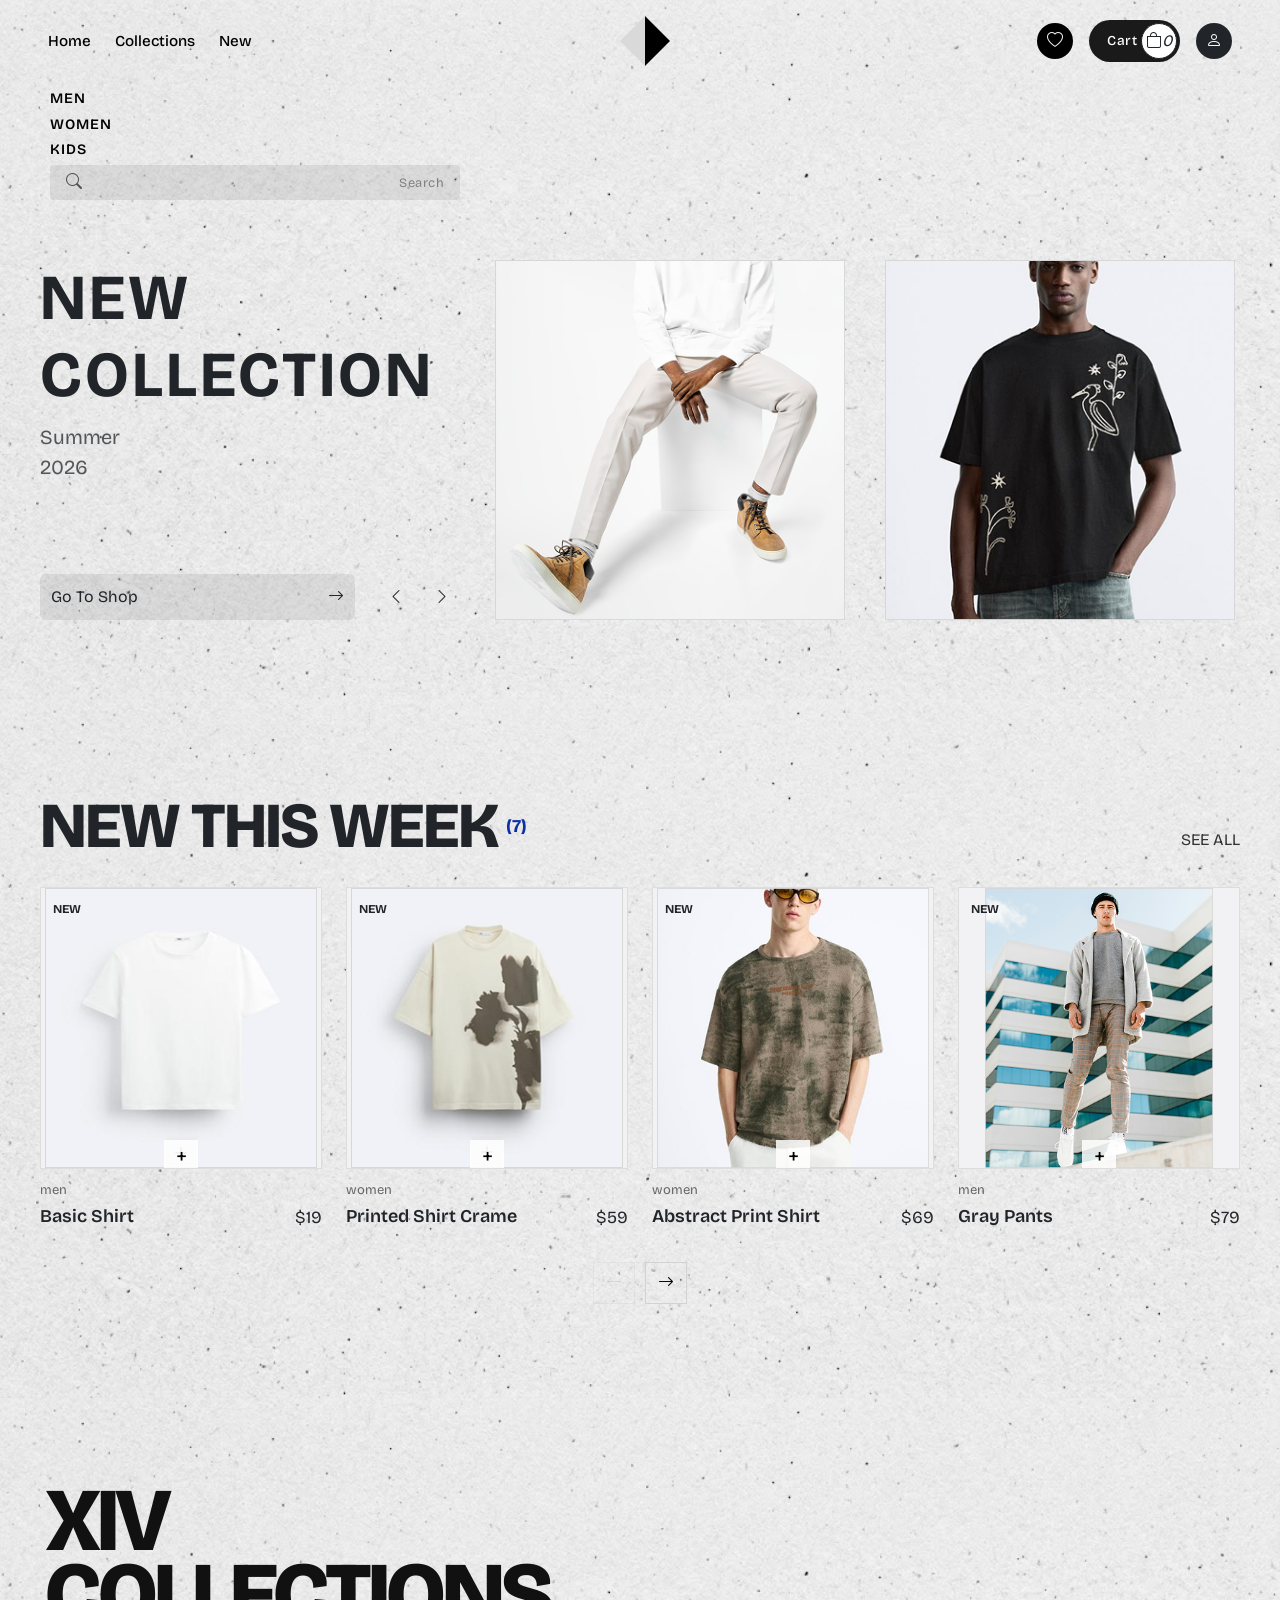
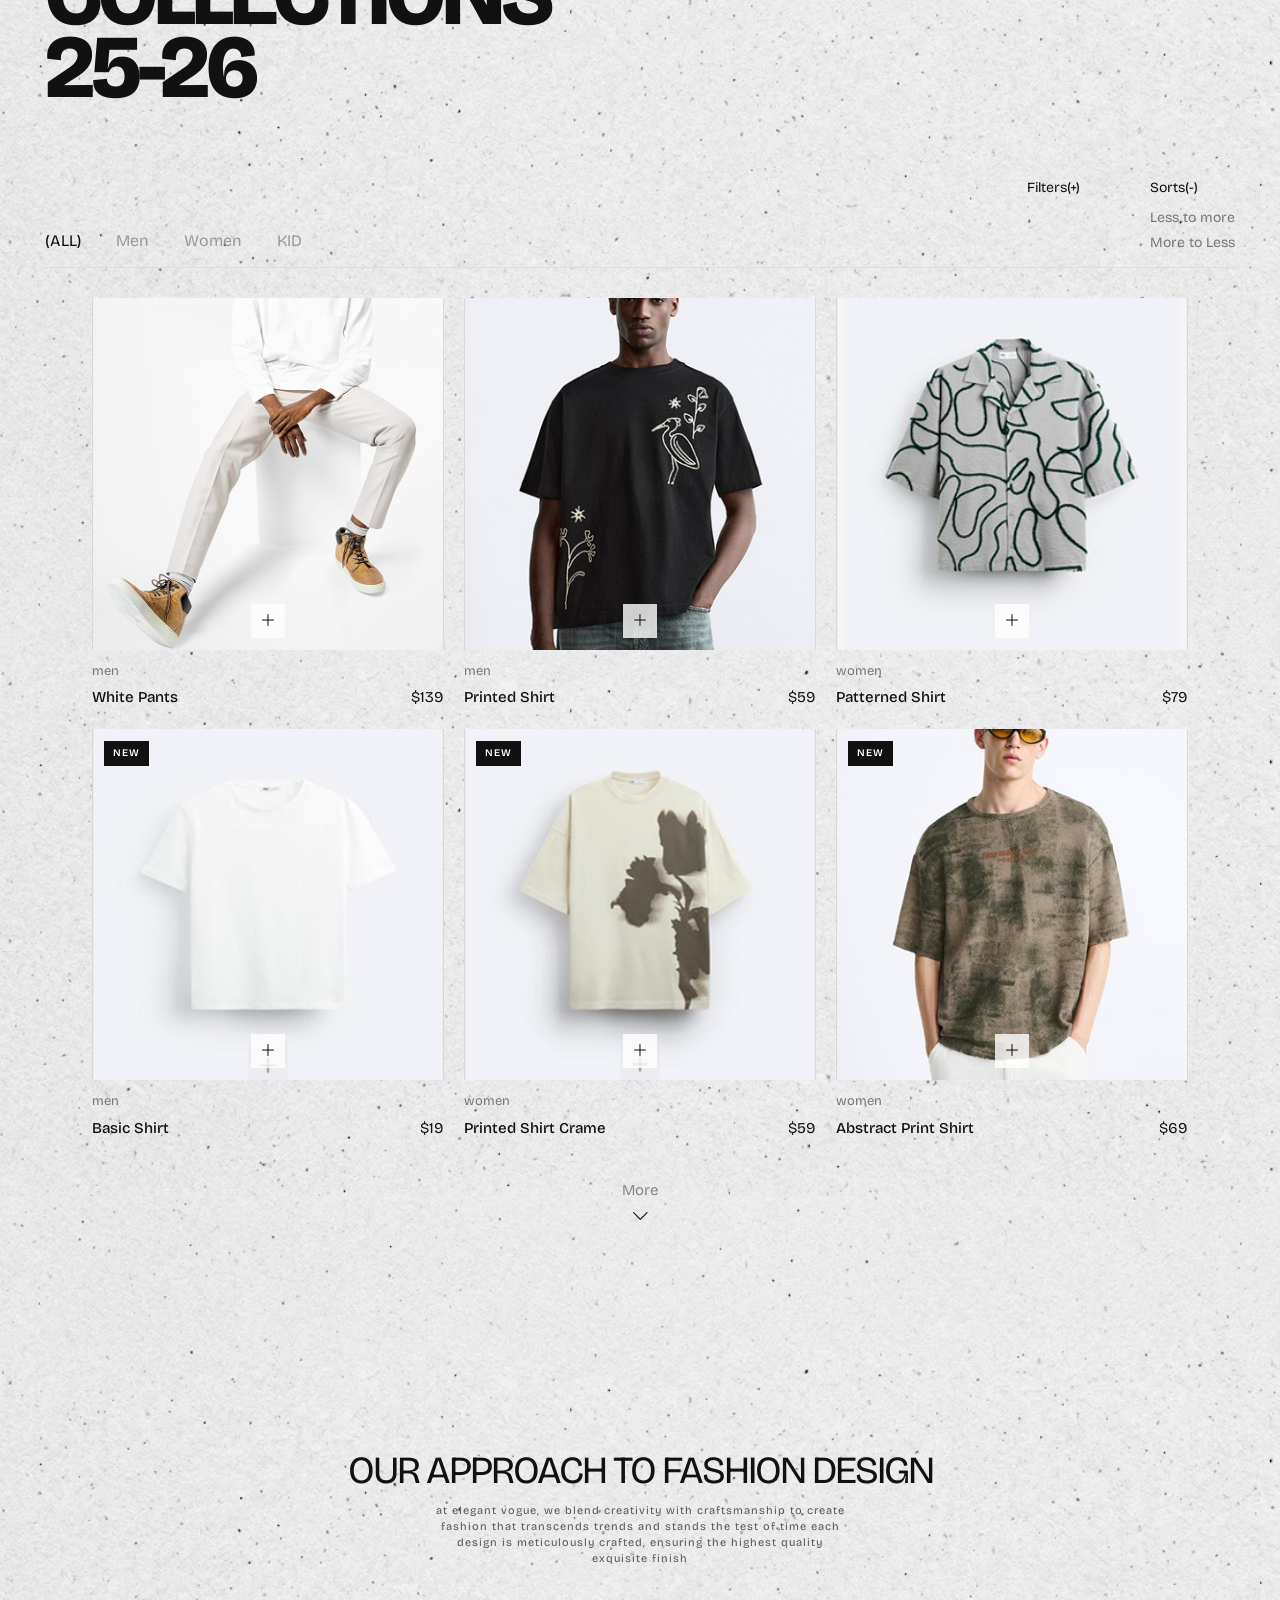
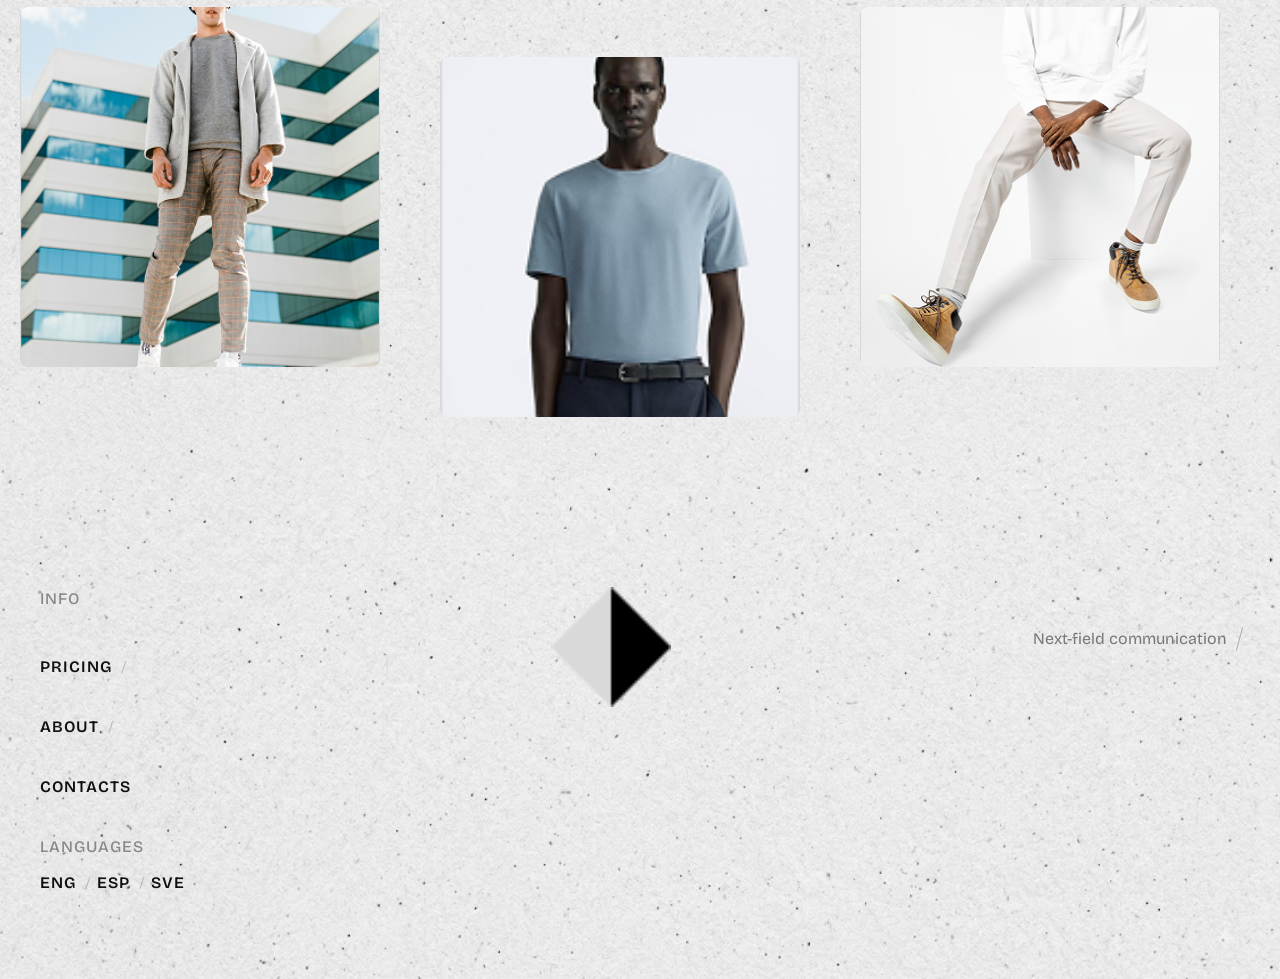
<file: index.html>
<!DOCTYPE html>
<html lang="en">

<head>
    <meta charset="UTF-8">
    <meta name="viewport" content="width=device-width, initial-scale=1.0">
    <link rel="icon" type="image/png" href="assets/images/logo.png">

    <link
        href="https://fonts.googleapis.com/css2?family=Bricolage+Grotesque:opsz,wght@12..96,200..800&family=Elms+Sans:ital,wght@0,100..900;1,100..900&family=Fjalla+One&family=Geomini:wght@200..800&family=Noto+Sans:ital,wght@0,100..900;1,100..900&family=Roboto:ital,wght@0,100..900;1,100..900&family=Rubik:ital,wght@0,300..900;1,300..900&family=Work+Sans:ital,wght@0,100..900;1,100..900&display=swap"
        rel="stylesheet">
    <title>XIV | STORE</title>
    <link rel="stylesheet" href="assets/css/bootstrap.min.css">
    <link rel="stylesheet" href="https://cdn.jsdelivr.net/npm/bootstrap-icons@1.11.3/font/bootstrap-icons.min.css">
    <link rel="stylesheet" href="assets/css/main.css">
    <link rel="stylesheet" href="assets/css/home.css">
</head>

<body>
    <div class="home">
        <!-- Navbar-->
        <div class="nav-bar">
            <header class="custom-navbar py-3 px-4 px-md-5">

                <div class="d-flex justify-content-between">
                    <!-- Top Row Navigation Links, Logo, User Actions -->
                    <div class="d-flex align-items-center justify-content-between">

                        <!-- Left Section: Menu Toggle & Main Links -->
                        <div class="d-flex align-items-center gap-4">
                            <button id="menuToggle" class="btn p-0 border-0 text-dark me-2 d-md-none" type="button"
                                aria-label="Toggle Menu">

                                <i class="bi bi-list fs-3"></i>

                            </button>
                            <ul class="nav d-none d-md-flex align-items-center gap-4 m-0 p-0 list-unstyled">
                                <li><a href="index.html" class="nav-link-custom active">Home</a></li>
                                <li><a href="./pages/product.html" class="nav-link-custom">Collections</a></li>
                                <li><a href="#new" class="nav-link-custom">New</a></li>
                            </ul>
                        </div>

                    </div>

                    <!-- Center Section: Logo -->
                    <div class="">
                        <a href="index.html">
                            <img src="assets/images/nav-logo.png" alt="logo">
                        </a>
                    </div>

                    <!-- Right Section: Wishlist, Cart, Profile Icons -->
                    <div class="d-flex align-items-center  gap-1 gap-md-3">
                        <!-- Wishlist -->
                        <a href="./pages/favourite.html" class="icon-circle btn-wishlist d-none d-sm-flex">
                            <i class="bi bi-heart"></i>
                        </a>

                        <!-- Cart Button -->
                        <div class="cart-pill-wrapper d-flex align-items-center">
                            <span class="cart-text d-none d-md-inline-block me-1">Cart</span>
                            <a href="pages/cart.html" class="icon-circle bg-white text-dark border border-dark">
                                <i class="bi bi-bag"></i>
                                <i class="cart-counter">0</i>
                            </a>
                        </div>

                        <!-- User Profile -->
                        <a href="pages/auth.html" class="icon-circle bg-dark text-white">
                            <i class="bi bi-person"></i>
                        </a>
                    </div>
                </div>

        </div>
        <!-- Categories & Search Bar -->
        <div class="d-flex flex-column  mt-2 Categories">
            <!-- Categories Links -->
            <div class="mb-3 mb-md-0">
                <ul class="list-unstyled category-links m-0 p-0">
                    <li><a href="#men">MEN</a></li>
                    <li><a href="#women">WOMEN</a></li>
                    <li><a href="#kids">KIDS</a></li>
                </ul>
            </div>

            <!-- Search Bar -->
            <div class="col-md-4 col-11 ">
                <div class="search-box position-relative">
                    <i class="bi bi-search position-absolute top-50 start-0 translate-middle-y ms-3 text-muted"></i>
                    <input type="text" class="form-control rounded-1 border-0 ps-5 pe-3 py-2" placeholder="Search">
                </div>
            </div>
        </div>

        </header>
        <div class="mobile-menu-overlay" id="menuOverlay"></div>

        <aside class="mobile-menu" id="mobileMenu">

            <div class="mobile-menu-header">
                <img src="assets/images/nav-logo.png" alt="XIV">

                <button id="closeMenu" class="menu-close">

                </button>
            </div>

            <nav class="mobile-nav">
                <a href="./index.html">Home</a>
                <a href="./pages/product.html">Collections</a>
                <a href="#new">New</a>
            </nav>


        </aside>

        <!-- End Of Nav Bar -->

        <div class="new-collection">

            <!-- Content -->
            <div class="new-collection-con">
                <div>
                    <h1 class="new-collection-h">
                        NEW<br>COLLECTION
                    </h1>

                    <p class="text-muted fs-5">Summer <br> 2026</p>
                </div>

                <div class="new-collection-go">
                    <a href="./pages/product.html" class="btn btn-shop go-shop">
                        Go To Shop
                        <i class="bi bi-arrow-right"></i>
                    </a>

                    <div>
                        <button id="prevBtn" class="btn btn-arrow">
                            <i class="bi bi-chevron-left"></i>
                        </button>

                        <button id="nextBtn" class="btn btn-arrow">
                            <i class="bi bi-chevron-right"></i>
                        </button>
                    </div>
                </div>
            </div>
            <!-- Images -->
            <div class="images-slider" id="images-slider">

                <div class="image-card">
                    <img id="image1" src="assets/images/img1.png" alt="Product">
                </div>

                <div class="image-card">
                    <img id="image2" src="assets/images/img2.png" alt="Product">
                </div>
            </div>

        </div>


        <!-- Section -2 -->

        <!-- Section - 2 -->
        <section class="new-products-section" id="new">

            <!-- Section Header -->
            <div class="new-products-header">

                <div class="d-flex align-items-center gap-2">
                    <h2>NEW THIS WEEK</h2>

                    <span id="newProductsCount" class="products-count">
                        (0)
                    </span>
                </div>

                <a href="/pages/product.html" class="see-all">
                    SEE ALL
                </a>

            </div>


            <!-- Products Viewport -->
            <div class="products-viewport">

                <div id="productsTrack" class="products-track">
                    <!-- Products generated by JavaScript -->
                </div>

            </div>

            <div class="products-navigation">

                <button id="productsPrevBtn" class="products-arrow" disabled>
                    <i class="bi bi-arrow-left"></i>
                </button>

                <button id="productsNextBtn" class="products-arrow">
                    <i class="bi bi-arrow-right"></i>
                </button>

            </div>

        </section>


        <!-- =========================================
     Section - 3
     Collections
========================================= -->

        <section class="collections-section">

            <!-- Section Heading -->
            <div class="collections-heading">
                <h2>
                    XIV<br>
                    COLLECTIONS<br>
                    25-26
                </h2>
            </div>


            <!-- Filters / Sort -->
            <div class="collections-toolbar">

                <!-- Categories -->
                <div class="collection-filters">

                    <button class="filter-btn active" data-category="all">
                        (ALL)
                    </button>

                    <button class="filter-btn" data-category="men" id="men">
                        Men
                    </button>

                    <button class="filter-btn" data-category="women" id="women">
                        Women
                    </button>

                    <button class="filter-btn" data-category="kids" id="kids">
                        KID
                    </button>

                </div>


                <!-- Filter & Sort -->
                <div class="collection-options">

                    <div class="filter-option">
                        <button id="filterToggle">
                            Filters(+)
                        </button>
                    </div>


                    <div class="sort-option">

                        <button id="sortToggle">
                            Sorts(-)
                        </button>

                        <div id="sortOptions" class="sort-options">

                            <button data-sort="low">
                                Less to more
                            </button>

                            <button data-sort="high">
                                More to Less
                            </button>

                        </div>

                    </div>

                </div>

            </div>


            <!-- Products -->
            <div id="collectionGrid" class="collection-grid">
            </div>


            <!-- More -->
            <button id="loadMoreBtn" class="load-more-btn">

                More

                <i class="bi bi-chevron-down"></i>

            </button>

        </section>


        <!-- =========================================
     Section - 4
     Our Approach
========================================= -->

        <section class="approach-section">

            <!-- Heading -->
            <div class="approach-header">

                <h2>
                    OUR APPROACH TO FASHION DESIGN
                </h2>

                <p>
                    at elegant vogue, we blend creativity with craftsmanship to create
                    <br class="desktop-break">
                    fashion that transcends trends and stands the test of time each
                    <br class="desktop-break">
                    design is meticulously crafted, ensuring the highest quality
                    <br class="desktop-break">
                    exquisite finish
                </p>

            </div>


            <!-- Images -->
            <div class="approach-gallery">

                <div class="approach-image image-one">
                    <img src="assets/images/img9.png" alt="Fashion collection">
                </div>

                <div class="approach-image image-two">
                    <img src="assets/images/img12.png" alt="Fashion collection">
                </div>

                <div class="approach-image image-three">
                    <img src="assets/images/img1.png" alt="Fashion collection">
                </div>

                <div class="approach-image image-four">
                    <img src="assets/images/img10.png" alt="Fashion collection">
                </div>

            </div>

        </section>


        <!-- =========================================
     Footer
========================================= -->

        <footer class="site-footer">

            <div class="footer-inner">

                <!-- Info -->
                <div class="footer-info">

                    <span>INFO</span>

                    <a href="./pages/checkout.html">PRICING</a>
                    <a href="./pages/about.html">ABOUT</a>
                    <a href="#">CONTACTS</a>

                    <div class="footer-languages">

                        <span>LANGUAGES</span>

                        <a href="#">ENG</a>
                        <a href="#">ESP</a>
                        <a href="#">SVE</a>

                    </div>

                </div>


                <!-- Logo -->
                <div class="footer-brand">

                    <img src="assets/images/nav-logo.png" alt="">

                </div>





                <!-- Communication -->
                <div class="footer-communication">

                    <span>
                        Next-field communication
                    </span>

                    <div></div>

                </div>

            </div>

        </footer>


    </div>




    <script src="./assets/js/bootstrap.bundle.min.js"></script>
    <script src="./assets/js/main.js"></script>
    <script src="assets/js/sync.js"></script>
    <script src="./assets/js/products.js"></script>
    <script src="./assets/js/product-details.js"></script>

    <script src="./assets/js/cart.js"></script>
    <script src="./assets/js/cartt.js"></script>
    <script src="./assets/js/home.js"></script>
</body>

</html>
</file>
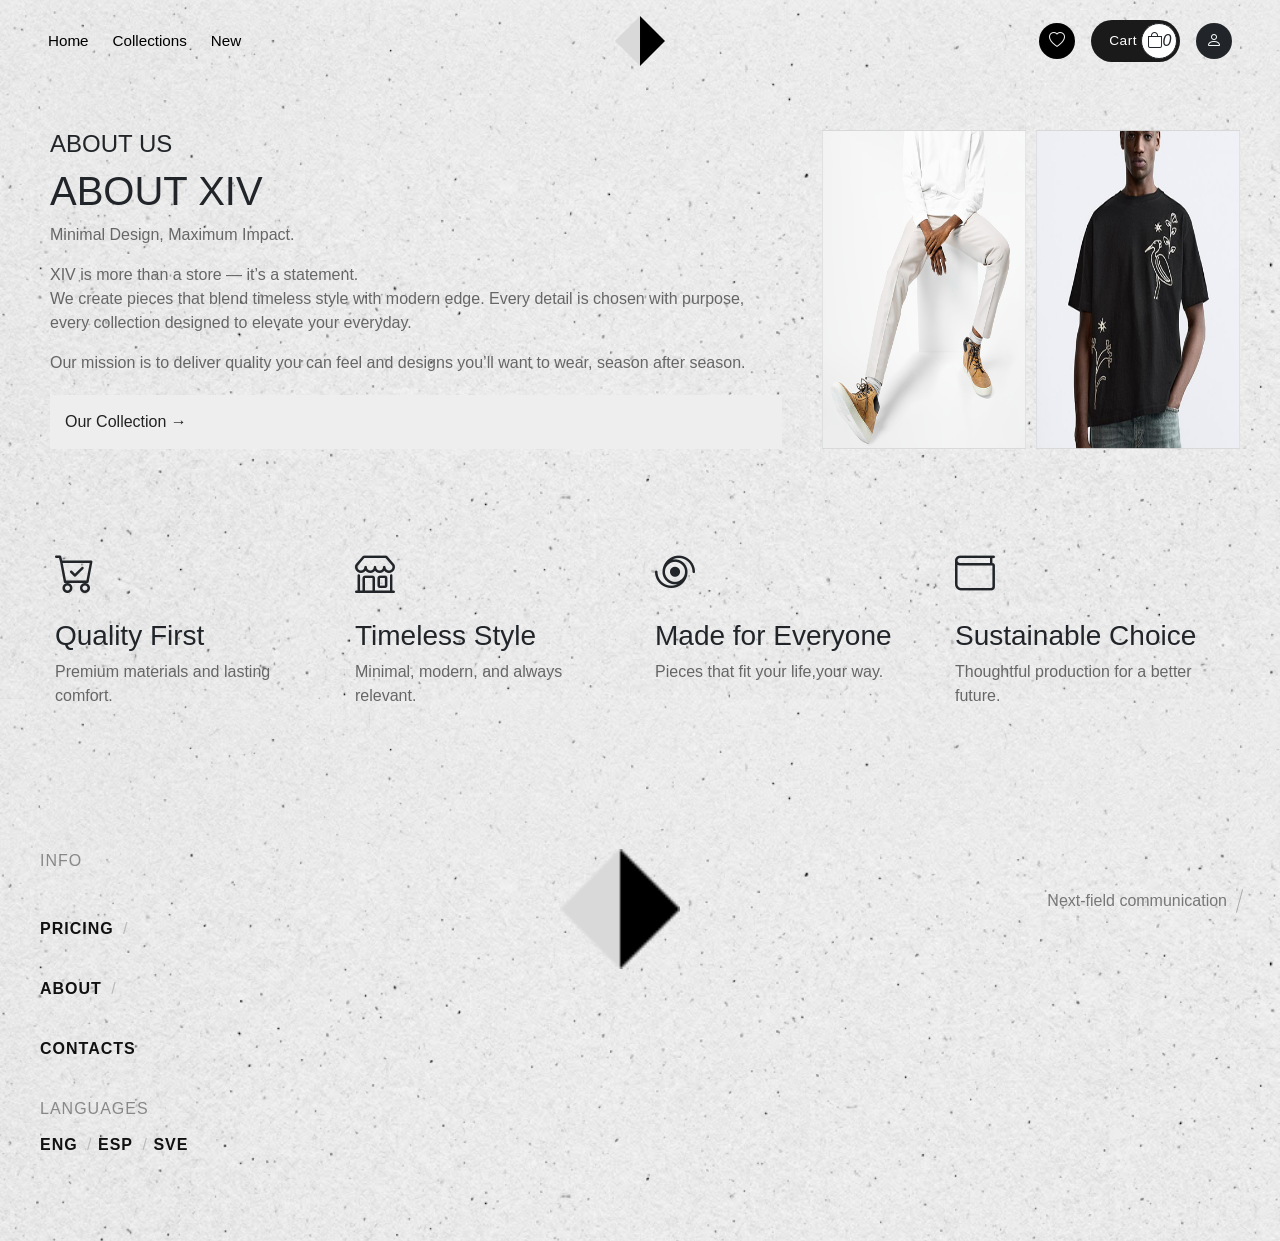
<file: pages/about.html>
<!DOCTYPE html>
<html lang="en">

<head>
    <meta charset="UTF-8">
    <meta name="viewport" content="width=device-width, initial-scale=1.0">
    <title>About</title>
    <link rel="stylesheet" href="../assets/css/about.css">
    <link rel="stylesheet" href="../assets/css/bootstrap.min.css">
    <link rel="stylesheet" href="../assets/css/main.css">
    <link rel="stylesheet" href="../assets/css/home.css">
    <link rel="stylesheet" href="https://cdn.jsdelivr.net/npm/bootstrap-icons@1.11.3/font/bootstrap-icons.min.css">
</head>

<body>
    <div class="all-about">

        <div class="nav-bar">
            <header class="custom-navbar py-3 px-4 px-md-5">

                <div class="d-flex justify-content-between">
                    <!-- Top Row Navigation Links, Logo, User Actions -->
                    <div class="d-flex align-items-center justify-content-between">

                        <!-- Left Section: Menu Toggle & Main Links -->
                        <div class="d-flex align-items-center gap-4">
                            <button id="menuToggle" class="btn p-0 border-0 text-dark me-2 d-md-none" type="button"
                                aria-label="Toggle Menu">

                                <i class="bi bi-list fs-3"></i>

                            </button>
                            <ul class="nav d-none d-md-flex align-items-center gap-4 m-0 p-0 list-unstyled">
                                <li><a href="../index.html" class="nav-link-custom active">Home</a></li>
                                <li><a href="product.html" class="nav-link-custom">Collections</a></li>
                                <li><a href="../index.html#new" class="nav-link-custom">New</a></li>
                            </ul>
                        </div>

                    </div>

                    <!-- Center Section: Logo -->
                    <div class="">
                        <a href="../index.html">
                            <img src="../assets/images/nav-logo.png" alt="logo">
                        </a>
                    </div>

                    <!-- Right Section: Wishlist, Cart, Profile Icons -->
                    <div class="d-flex align-items-center  gap-1 gap-md-3">
                        <!-- Wishlist -->
                        <a href="#" class="icon-circle btn-wishlist d-none d-sm-flex">
                            <i class="bi bi-heart"></i>
                        </a>

                        <!-- Cart Button -->
                        <div class="cart-pill-wrapper d-flex align-items-center">
                            <span class="cart-text d-none d-md-inline-block me-1">Cart</span>
                            <a href="cart.html" class="icon-circle bg-white text-dark border border-dark">
                                <i class="bi bi-bag"></i>
                                <i class="cart-counter">0</i>

                            </a>
                        </div>

                        <!-- User Profile -->
                        <a href="auth.html" class="icon-circle bg-dark text-white">
                            <i class="bi bi-person"></i>
                        </a>
                    </div>
                </div>
            </header>
            <div class="mobile-menu-overlay" id="menuOverlay"></div>

            <aside class="mobile-menu" id="mobileMenu">

                <div class="mobile-menu-header">
                    <img src="../assets/images/nav-logo.png" alt="XIV">

                    <button id="closeMenu" class="menu-close">

                    </button>
                </div>

                <nav class="mobile-nav">
                    <a href="../index.html">Home</a>
                    <a href="product.html">Collections</a>
                    <a href="../index.html#new">New</a>
                </nav>


            </aside>
        </div>
        <div class="about">
            <div class="decription">
                <h4>ABOUT US</h4>
                <h1>ABOUT XIV</h1>
                <p>Minimal Design, Maximum Impact.</p>
                <p>
                    XIV is more than a store — it’s a statement.<br>
                    We create pieces that blend timeless style with modern
                    edge. Every detail is chosen with purpose, every collection
                    designed to elevate your everyday.
                </p>
                <p>
                    Our mission is to deliver quality you can feel and designs
                    you’ll want to wear, season after season.
                </p>
                <a href="product.html">Our Collection →</a>
            </div>
            <div class="image">
                <img src="../assets/images/img1.png" alt="">
                <img src="../assets/images/img2.png" alt="">
            </div>
        </div>
        <div class="end">
            <div class="bottom">
                <i class="bi bi-cart-check"></i>
                <h3>Quality First</h3>
                <p>Premium materials and lasting comfort.</p>
            </div>
            <div class="bottom">
                <i class="bi bi-shop"></i>
                <h3>Timeless Style</h3>
                <p>Minimal, modern, and always relevant.</p>
            </div>
            <div class="bottom">
                <i class="bi bi-tropical-storm"></i>
                <h3>Made for Everyone</h3>
                <p>Pieces that fit your life,your way.</p>
            </div>
            <div class="bottom">
                <i class="bi bi-wallet"></i>
                <h3>Sustainable Choice</h3>
                <p>Thoughtful production for a better future.</p>
            </div>
        </div>

        <footer class="site-footer">

            <div class="footer-inner">

                <!-- Info -->
                <div class="footer-info">

                    <span>INFO</span>

                    <a href="checkout.html">PRICING</a>
                    <a href="about.html">ABOUT</a>
                    <a href="#">CONTACTS</a>

                    <div class="footer-languages">

                        <span>LANGUAGES</span>

                        <a href="#">ENG</a>
                        <a href="#">ESP</a>
                        <a href="#">SVE</a>

                    </div>

                </div>


                <!-- Logo -->
                <div class="footer-brand">

                    <img src="../assets/images/nav-logo.png" alt="">

                </div>





                <!-- Communication -->
                <div class="footer-communication">

                    <span>
                        Next-field communication
                    </span>

                    <div></div>

                </div>

            </div>

        </footer>
    </div>
    <script src="../assets/js/bootstrap.bundle.min.js"></script>
    <script src="../assets/js/home.js"></script>
    <script src="../assets/js/main.js"></script>
    <script src="../assets/js/cart.js"></script>
    <script src="../assets/js/cartt.js"></script>
</body>

</html>
</file>
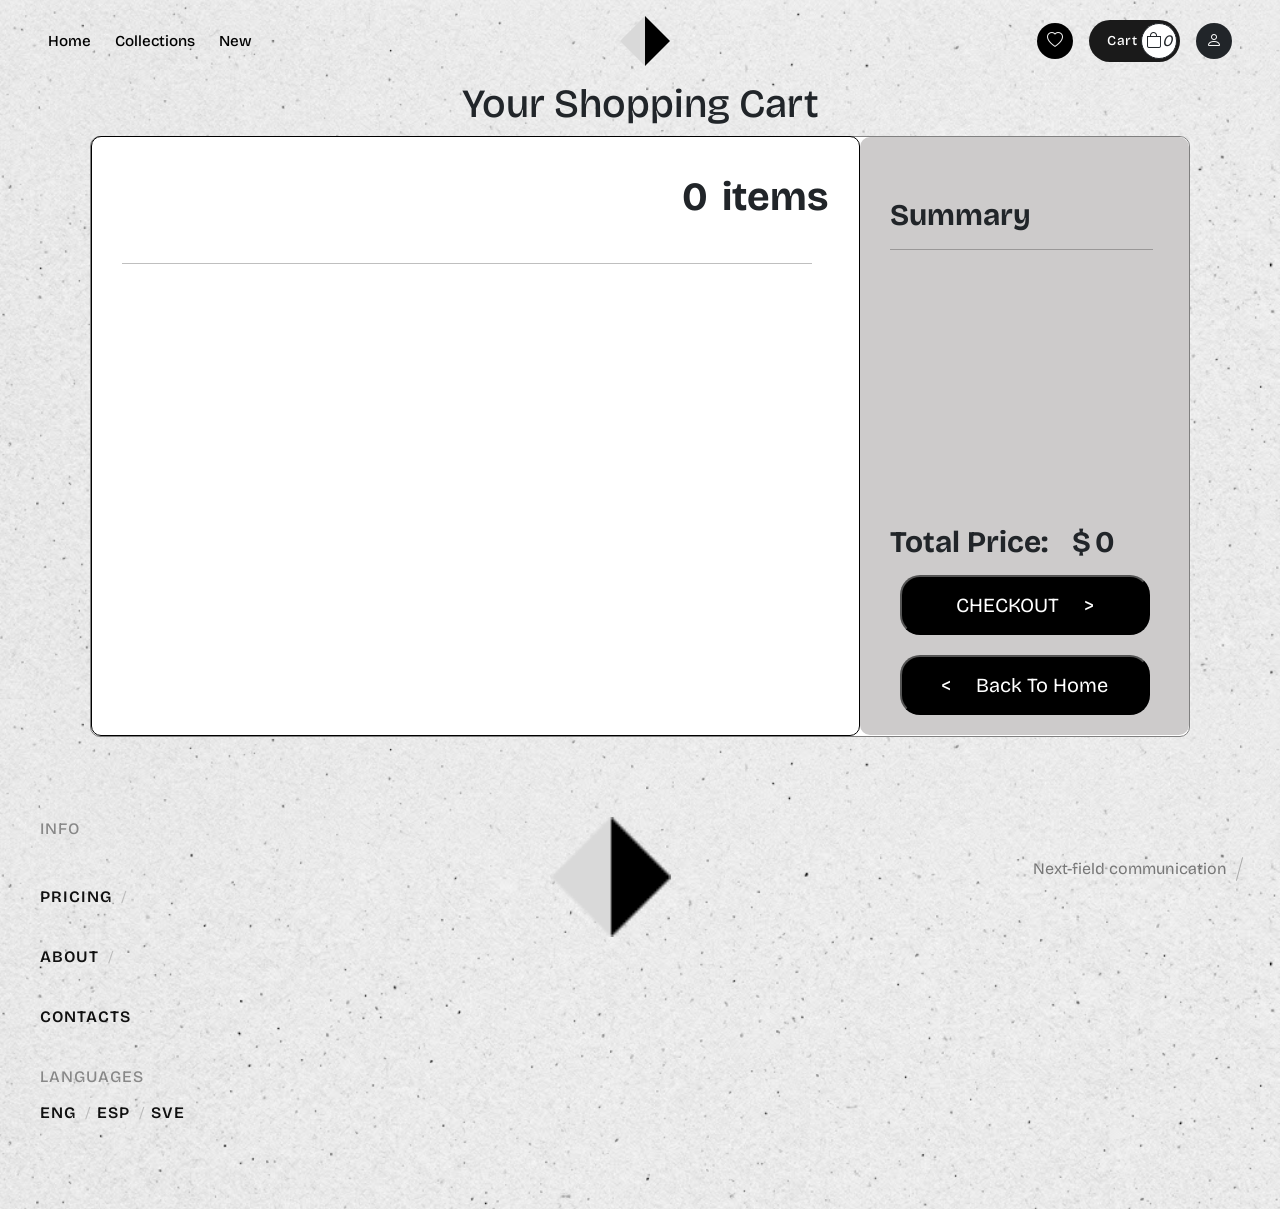
<file: pages/cart.html>
<!DOCTYPE html>
<html lang="en">
<head>
    <meta charset="UTF-8">
    <meta name="viewport" content="width=device-width, initial-scale=1.0">
    <link rel="icon" type="image/png" href="../assets/images/logo.png">

    <link href="https://fonts.googleapis.com/css2?family=Bricolage+Grotesque:opsz,wght@12..96,200..800&amp;family=Elms+Sans:ital,wght@0,100..900;1,100..900&amp;family=Fjalla+One&amp;family=Geomini:wght@200..800&amp;family=Noto+Sans:ital,wght@0,100..900;1,100..900&amp;family=Roboto:ital,wght@0,100..900;1,100..900&amp;family=Rubik:ital,wght@0,300..900;1,300..900&amp;family=Work+Sans:ital,wght@0,100..900;1,100..900&amp;display=swap" rel="stylesheet">
    <title>XIV | STORE</title>
    <link rel="stylesheet" href="../assets/css/bootstrap.min.css">
    <link rel="stylesheet" href="https://cdn.jsdelivr.net/npm/bootstrap-icons@1.11.3/font/bootstrap-icons.min.css">
    <link rel="stylesheet" href="../assets/css/main.css">
    <link rel="stylesheet" href="../assets/css/home.css">
    <link rel="stylesheet" href="../assets/css/cart.css">
    <link rel="stylesheet" href="../assets/css/animations.css">

</head>

<body>

    <div class="home">
        <!-- Navbar-->
        <div class="nav-bar">
            <header class="custom-navbar py-3 px-4 px-md-5">

                <div class="d-flex justify-content-between">
                    <!-- Top Row Navigation Links, Logo, User Actions -->
                    <div class="d-flex align-items-center justify-content-between">

                        <!-- Left Section: Menu Toggle & Main Links -->
                        <div class="d-flex align-items-center gap-4">
                            <button id="menuToggle" class="btn p-0 border-0 text-dark me-2 d-md-none" type="button" aria-label="Toggle Menu">

                                <i class="bi bi-list fs-3"></i>

                            </button>
                            <ul class="nav d-none d-md-flex align-items-center gap-4 m-0 p-0 list-unstyled">
                                <li><a href="../index.html" class="nav-link-custom active">Home</a></li>
                                <li><a href="./product.html" class="nav-link-custom">Collections</a></li>
                                <li><a href="../index.html#new" class="nav-link-custom">New</a></li>
                            </ul>
                        </div>

                    </div>

                    <!-- Center Section: Logo -->
                    <div class="">
                        <a href="../index.html">
                            <img src="../assets/images/nav-logo.png" alt="logo">
                        </a>
                    </div>

                    <!-- Right Section: Wishlist, Cart, Profile Icons -->
                    <div class="d-flex align-items-center  gap-1 gap-md-3">
                        <!-- Wishlist -->
                        <a href="favourite.html" class="icon-circle btn-wishlist d-none d-sm-flex">
                            <i class="bi bi-heart"></i>
                        </a>

                        <!-- Cart Button -->
                        <div class="cart-pill-wrapper d-flex align-items-center">
                            <span class="cart-text d-none d-md-inline-block me-1">Cart</span>
                            <a href="cart.html" class="icon-circle bg-white text-dark border border-dark">
                                <i class="bi bi-bag"></i>
                                <i class="cart-counter">0</i>

                            </a>
                        </div>

                        <!-- User Profile -->
                        <a href="auth.html" class="icon-circle bg-dark text-white">
                            <i class="bi bi-person"></i>
                        </a>
                    </div>
                
                </div>
            </header>
            <div class="mobile-menu-overlay" id="menuOverlay"></div>
            <aside class="mobile-menu" id="mobileMenu">

            <div class="mobile-menu-header">
                <img src="../assets/images/nav-logo.png" alt="XIV">

                <button id="closeMenu" class="menu-close">

                </button>
            </div>

            <nav class="mobile-nav">
                <a href="../index.html">Home</a>
                <a href="product.html">Collections</a>
                <a href="../index.html#new">New</a>
            </nav>


        </aside>
        </div>
        <!-- Categories & Search Bar -->
        <h1>Your Shopping Cart</h1>
        <div class="cart">
            <div class="summary">
                <h2>Summary</h2>
                <hr class="summaryhr">
                <div class="total-price">
                    <span class="total-price-header" >Total Price:</span>

                    <span class="total-price-dollar">$</span> 
                    <span class="product-price-total-price">100</span>

                </div>
                <div class="buttons">
                    <a href="./checkout.html">
                    <button type="submit" class="checkout-button">CHECKOUT <span class="greater">&gt;</span></button>
                    </a>
                    
                </div>
                <div class="home-button2">
                    <div class="buttons">
                    <a href="../index.html">
                    <button class="home-button"><span class="less">&lt;</span>  Back To Home</button>
                    </a>
                    </div>
                </div>
                
            </div>
            <div class="products">
                <div class="products-num">
                    <div class="products-number">
                        <span class="num">1</span>
                        <span class="items">items</span>
                    </div>
                </div>
                <hr class="productshr">
            </div>
            
        </div>
        

        <!-- =========================================
     Footer
        ========================================= -->

        <footer class="site-footer">

            <div class="footer-inner">

                <!-- Info -->
                <div class="footer-info">

                    <span>INFO</span>

                    <a href="checkout.html">PRICING</a>
                    <a href="about.html">ABOUT</a>
                    <a href="#">CONTACTS</a>

                    <div class="footer-languages">

                        <span>LANGUAGES</span>

                        <a href="#">ENG</a>
                        <a href="#">ESP</a>
                        <a href="#">SVE</a>

                    </div>

                </div>


                <!-- Logo -->
                <div class="footer-brand">

                    <img src="../assets/images/nav-logo.png" alt="">

                </div>





                <!-- Communication -->
                <div class="footer-communication">

                    <span>
                        Next-field communication
                    </span>

                    <div></div>

                </div>

            </div>

        </footer>


    </div>


    <script src="../assets/js/bootstrap.bundle.min.js"></script>
    <script src="../assets/js/main.js"></script>
    <script src="../assets/js/cart.js"></script>
</body></html>
</file>
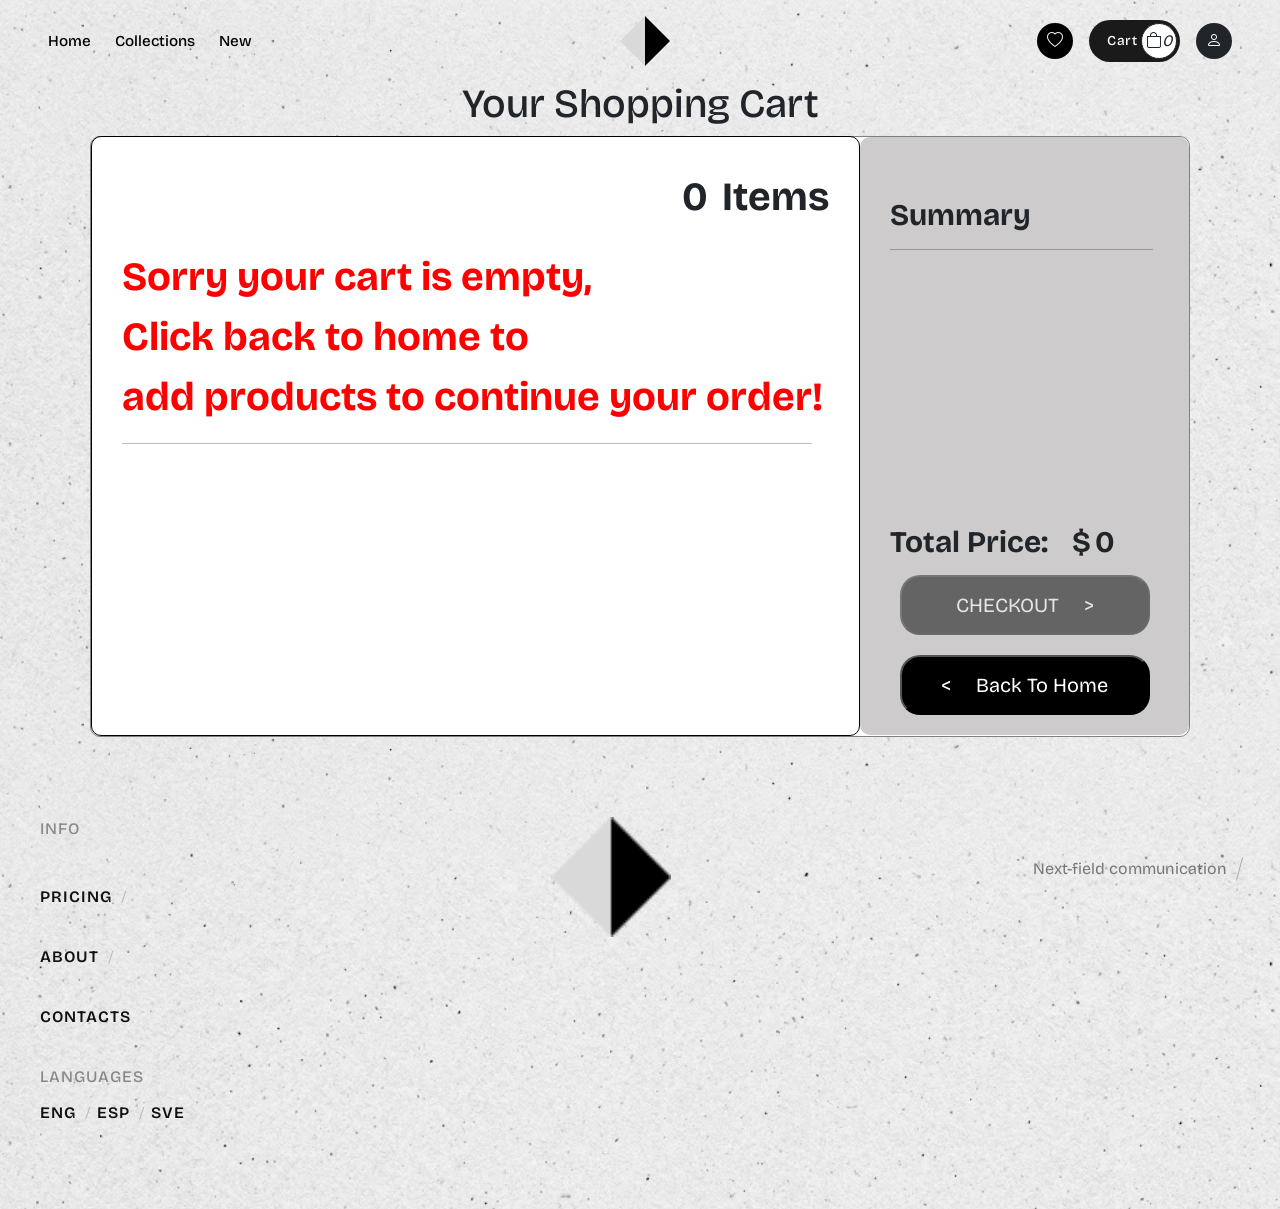
<file: pages/emptycart.html>
<!DOCTYPE html>
<html lang="en">
<head>
    <meta charset="UTF-8">
    <meta name="viewport" content="width=device-width, initial-scale=1.0">
    <link rel="icon" type="image/png" href="../assets/images/logo.png">

    <link href="https://fonts.googleapis.com/css2?family=Bricolage+Grotesque:opsz,wght@12..96,200..800&amp;family=Elms+Sans:ital,wght@0,100..900;1,100..900&amp;family=Fjalla+One&amp;family=Geomini:wght@200..800&amp;family=Noto+Sans:ital,wght@0,100..900;1,100..900&amp;family=Roboto:ital,wght@0,100..900;1,100..900&amp;family=Rubik:ital,wght@0,300..900;1,300..900&amp;family=Work+Sans:ital,wght@0,100..900;1,100..900&amp;display=swap" rel="stylesheet">
    <title>XIV | STORE</title>
    <link rel="stylesheet" href="../assets/css/bootstrap.min.css">
    <link rel="stylesheet" href="https://cdn.jsdelivr.net/npm/bootstrap-icons@1.11.3/font/bootstrap-icons.min.css">
    <link rel="stylesheet" href="../assets/css/main.css">
    <link rel="stylesheet" href="../assets/css/home.css">
    <link rel="stylesheet" href="../assets/css/cart.css">
    <link rel="stylesheet" href="../assets/css/animations.css">

</head>

<body>

    <div class="home">
        <!-- Navbar-->
        <div class="nav-bar">
            <header class="custom-navbar py-3 px-4 px-md-5">

                <div class="d-flex justify-content-between">
                    <!-- Top Row Navigation Links, Logo, User Actions -->
                    <div class="d-flex align-items-center justify-content-between">

                        <!-- Left Section: Menu Toggle & Main Links -->
                        <div class="d-flex align-items-center gap-4">
                            <button id="menuToggle" class="btn p-0 border-0 text-dark me-2 d-md-none" type="button" aria-label="Toggle Menu">

                                <i class="bi bi-list fs-3"></i>

                            </button>
                            <ul class="nav d-none d-md-flex align-items-center gap-4 m-0 p-0 list-unstyled">
                                <li><a href="../index.html" class="nav-link-custom active">Home</a></li>
                                <li><a href="./product.html" class="nav-link-custom">Collections</a></li>
                                <li><a href="../index.html#new" class="nav-link-custom">New</a></li>
                            </ul>
                        </div>

                    </div>

                    <!-- Center Section: Logo -->
                    <div class="">
                        <a href="../index.html">
                            <img src="../assets/images/nav-logo.png" alt="logo">
                        </a>
                    </div>

                    <!-- Right Section: Wishlist, Cart, Profile Icons -->
                    <div class="d-flex align-items-center  gap-1 gap-md-3">
                        <!-- Wishlist -->
                        <a href="favourite.html" class="icon-circle btn-wishlist d-none d-sm-flex">
                            <i class="bi bi-heart"></i>
                        </a>

                        <!-- Cart Button -->
                        <div class="cart-pill-wrapper d-flex align-items-center">
                            <span class="cart-text d-none d-md-inline-block me-1">Cart</span>
                            <a href="cart.html" class="icon-circle bg-white text-dark border border-dark">
                                <i class="bi bi-bag"></i>
                                <i class="cart-counter">0</i>

                            </a>
                        </div>

                        <!-- User Profile -->
                        <a href="auth.html" class="icon-circle bg-dark text-white">
                            <i class="bi bi-person"></i>
                        </a>
                    </div>
                
                </div>
            </header>
            <div class="mobile-menu-overlay" id="menuOverlay"></div>
            <aside class="mobile-menu" id="mobileMenu">

            <div class="mobile-menu-header">
                <img src="../assets/images/nav-logo.png" alt="XIV">

                <button id="closeMenu" class="menu-close">

                </button>
            </div>

            <nav class="mobile-nav">
                <a href="../index.html">Home</a>
                <a href="../product.html">Collections</a>
                <a href="../index.html#new">New</a>
            </nav>


        </aside>
        </div>
        <!-- Categories & Search Bar -->
        <h1>Your Shopping Cart</h1>
        <div class="cart">
            <div class="summary">
                <h2>Summary</h2>
                <hr class="summaryhr">
                <div class="total-price">
                    <span class="total-price-header" >Total Price:</span>

                    <span class="total-price-dollar">$</span> 
                    <span class="product-price-total-price">0</span>

                </div>
                <div class="buttons">
                    <a href="./checkout.html" style="pointer-events: none; opacity: 0.5;">
                    <button class="checkout-button " disabled>CHECKOUT <span class="greater">&gt;</span></button>
                    </a>
                    
                </div>
                <div class="home-button2">
                    <div class="buttons">
                    <a href="../index.html">
                    <button class="home-button"><span class="less">&lt;</span>  Back To Home</button>
                    </a>
                    </div>
                </div>
                
            </div>
            <div class="products">
                <div class="products-num">
                    <div class="products-number">
                        <span class="num">0</span>
                        <span class="items">Items</span>
                    </div>
                </div>
                <div class="error"><p class="error-message" style="color: red;">Sorry your cart is empty,
                    <br>
                     Click back to home to 
                     <br>
                     add products to continue your order!</p></div>
                <hr class="productshr">
            </div>
            
        </div>
        

        <!-- =========================================
     Footer
        ========================================= -->

        <footer class="site-footer">

            <div class="footer-inner">

                <!-- Info -->
                <div class="footer-info">

                    <span>INFO</span>

                    <a href="checkout.html">PRICING</a>
                    <a href="about.html">ABOUT</a>
                    <a href="#">CONTACTS</a>

                    <div class="footer-languages">

                        <span>LANGUAGES</span>

                        <a href="#">ENG</a>
                        <a href="#">ESP</a>
                        <a href="#">SVE</a>

                    </div>

                </div>


                <!-- Logo -->
                <div class="footer-brand">

                    <img src="../assets/images/nav-logo.png" alt="">

                </div>





                <!-- Communication -->
                <div class="footer-communication">

                    <span>
                        Next-field communication
                    </span>

                    <div></div>

                </div>

            </div>

        </footer>


    </div>


    <script src="../assets/js/bootstrap.bundle.min.js"></script>
    <script src="../assets/js/main.js"></script>
</body></html>
</file>
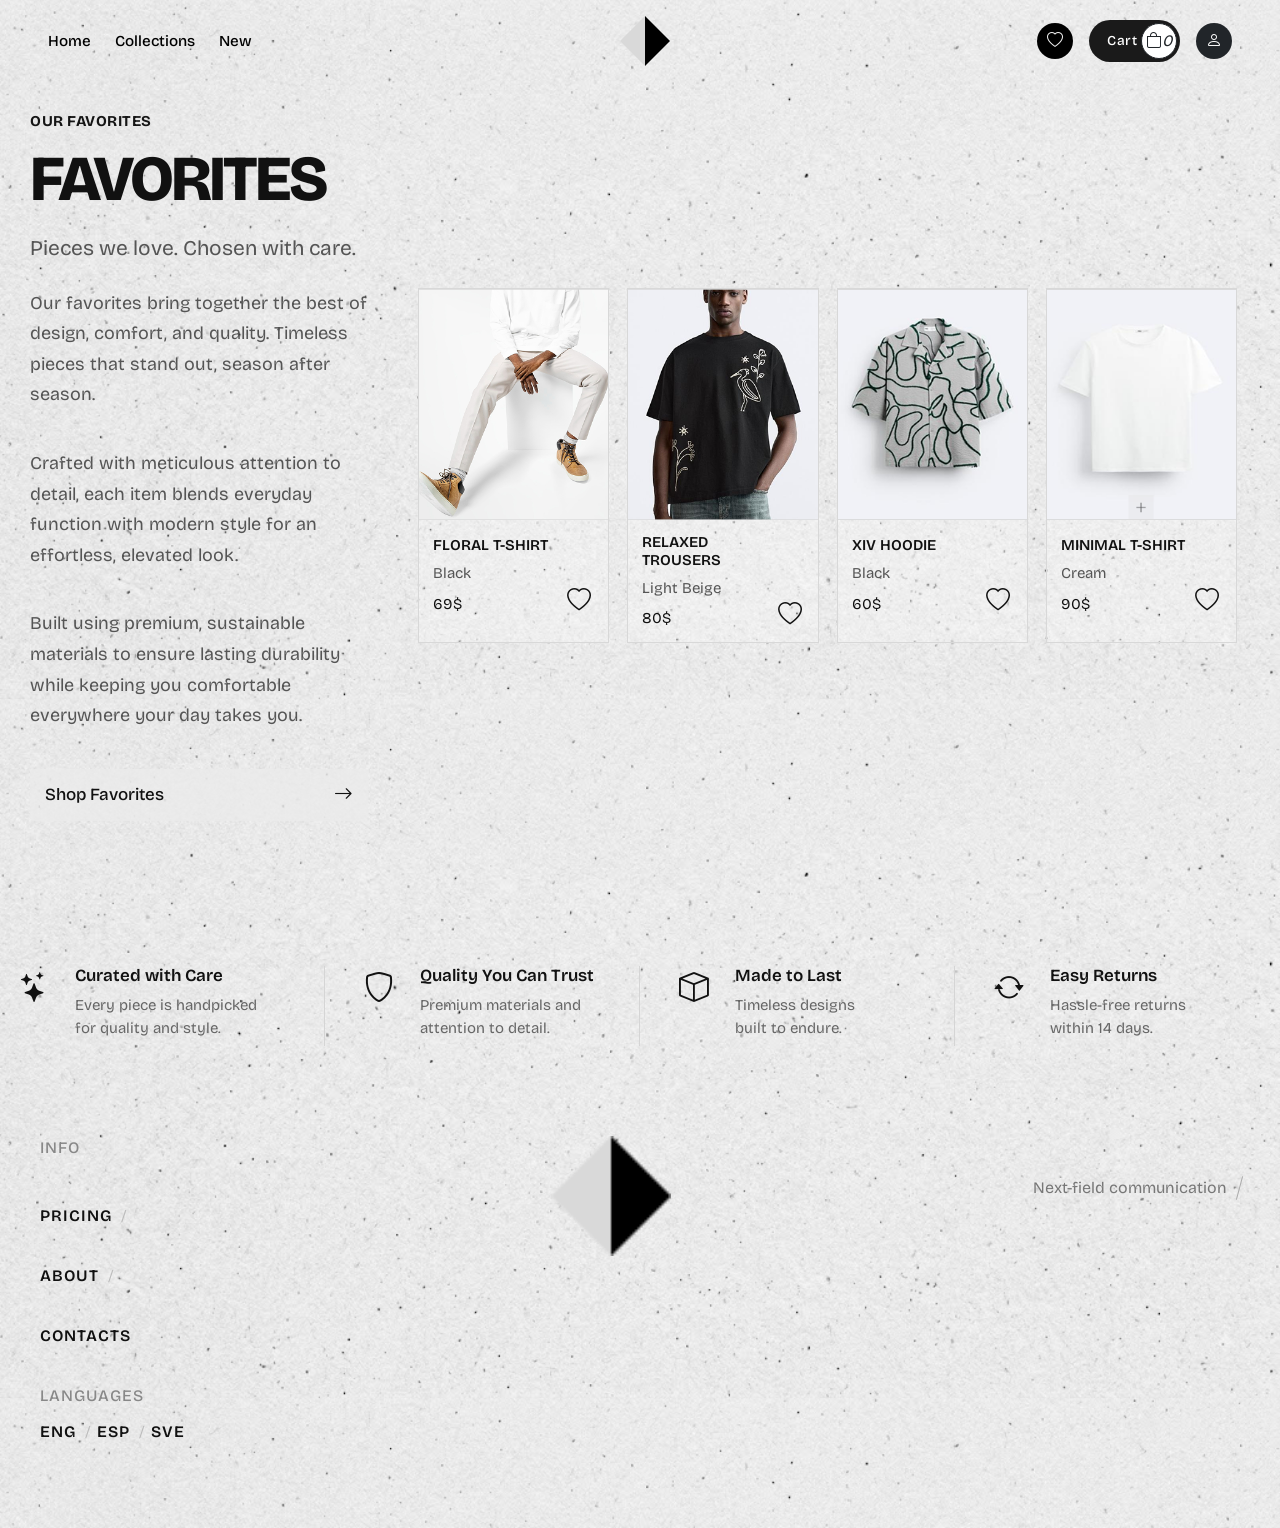
<file: pages/favourite.html>
<!DOCTYPE html>
<html lang="en">

<head>
    <meta charset="UTF-8">
    <meta name="viewport" content="width=device-width, initial-scale=1.0">
    <link rel="icon" type="image/png" href="../assets/images/logo.png">

    <link
        href="https://fonts.googleapis.com/css2?family=Bricolage+Grotesque:opsz,wght@12..96,200..800&family=Elms+Sans:ital,wght@0,100..900;1,100..900&family=Fjalla+One&family=Geomini:wght@200..800&family=Noto+Sans:ital,wght@0,100..900;1,100..900&family=Roboto:ital,wght@0,100..900;1,100..900&family=Rubik:ital,wght@0,300..900;1,300..900&family=Work+Sans:ital,wght@0,100..900;1,100..900&display=swap"
        rel="stylesheet">
    <title>XIV | STORE</title>
    <link rel="stylesheet" href="../assets/css/bootstrap.min.css">
    <link rel="stylesheet" href="https://cdn.jsdelivr.net/npm/bootstrap-icons@1.11.3/font/bootstrap-icons.min.css"
        crossorigin="anonymous">
    <link rel="stylesheet" href="../assets/css/main.css">
    <link rel="stylesheet" href="../assets/css/home.css">
    <link rel="stylesheet" href="../assets/css/favourite.css">
</head>

<body>

    <div class="page">
        <div class="nav-bar">
            <header class="custom-navbar py-3 px-4 px-md-5">

                <div class="d-flex justify-content-between">
                    <!-- Top Row Navigation Links, Logo, User Actions -->
                    <div class="d-flex align-items-center justify-content-between">

                        <!-- Left Section: Menu Toggle & Main Links -->
                        <div class="d-flex align-items-center gap-4">
                            <button id="menuToggle" class="btn p-0 border-0 text-dark me-2 d-md-none" type="button"
                                aria-label="Toggle Menu">

                                <i class="bi bi-list fs-3"></i>

                            </button>
                            <ul class="nav d-none d-md-flex align-items-center gap-4 m-0 p-0 list-unstyled">
                                <li><a href="../index.html" class="nav-link-custom active">Home</a></li>
                                <li><a href="product.html" class="nav-link-custom">Collections</a></li>
                                <li><a href="../index.html#new" class="nav-link-custom">New</a></li>
                            </ul>
                        </div>

                    </div>

                    <!-- Center Section: Logo -->
                    <div class="">
                        <a href="../index.html">
                            <img src="../assets/images/nav-logo.png" alt="logo">
                        </a>
                    </div>

                    <!-- Right Section: Wishlist, Cart, Profile Icons -->
                    <div class="d-flex align-items-center  gap-1 gap-md-3">
                        <!-- Wishlist -->
                        <a href="#" class="icon-circle btn-wishlist d-none d-sm-flex">
                            <i class="bi bi-heart"></i>
                        </a>

                        <!-- Cart Button -->
                        <div class="cart-pill-wrapper d-flex align-items-center">
                            <span class="cart-text d-none d-md-inline-block me-1">Cart</span>
                            <a href="./cart.html" class="icon-circle bg-white text-dark border border-dark">
                                <i class="bi bi-bag"></i>
                                <i class="cart-counter">0</i>
                            </a>
                        </div>

                        <!-- User Profile -->
                        <a href="auth.html" class="icon-circle bg-dark text-white">
                            <i class="bi bi-person"></i>
                        </a>
                    </div>
                </div>

        </div>
        <!-- Categories & Search Bar -->


        </header>
        <div class="mobile-menu-overlay" id="menuOverlay"></div>

        <aside class="mobile-menu" id="mobileMenu">

            <div class="mobile-menu-header">
                <img src="../assets/images/nav-logo.png" alt="XIV">

                <button id="closeMenu" class="menu-close">

                </button>
            </div>

            <nav class="mobile-nav">
                <a href="../index.html">Home</a>
                <a href="product.html">Collections</a>
                <a href="../index.html#new">New</a>
            </nav>

        </aside>


        <main class="favorites-section">

            <!-- Favorites Content -->
            <div class="favorites-main">

                <!-- Left Content -->
                <div class="favorites-info">

                    <span class="favorites-label">OUR FAVORITES</span>

                    <h1>FAVORITES</h1>

                    <p class="favorites-subtitle">
                        Pieces we love. Chosen with care.
                    </p>

                    <p class="favorites-description">
                        Our favorites bring together the best of
                        design, comfort, and quality. Timeless pieces
                        that stand out, season after season.
                    </p>

                    <p class="favorites-description">
                        Crafted with meticulous attention to detail,
                        each item blends everyday function with modern
                        style for an effortless, elevated look.
                    </p>

                    <p class="favorites-description">
                        Built using premium, sustainable materials to
                        ensure lasting durability while keeping you
                        comfortable everywhere your day takes you.
                    </p>


                    <a href="product.html" class="shop-favorites">
                        <span>Shop Favorites</span>
                        <i class="bi bi-arrow-right"></i>
                    </a>

                </div>


                <!-- Products -->
                <div class="favorites-products">

                    <!-- Card -->
                    <article class="favorite-card">

                        <div class="favorite-image">
                            <img src="../assets/images/img1.png" alt="Floral T-Shirt">
                        </div>

                        <div class="favorite-details">

                            <div>
                                <h3>FLORAL T-SHIRT</h3>
                                <p>Black</p>
                                <span>69$</span>
                            </div>

                            <button class="favorite-heart">
                                <i class="bi bi-heart"></i>
                            </button>

                        </div>

                    </article>


                    <!-- Card -->
                    <article class="favorite-card">

                        <div class="favorite-image">
                            <img src="../assets/images/img2.png" alt="Relaxed Trousers">
                        </div>

                        <div class="favorite-details">

                            <div>
                                <h3>RELAXED TROUSERS</h3>
                                <p>Light Beige</p>
                                <span>80$</span>
                            </div>

                            <button class="favorite-heart">
                                <i class="bi bi-heart"></i>
                            </button>

                        </div>

                    </article>


                    <!-- Card -->
                    <article class="favorite-card">

                        <div class="favorite-image">
                            <img src="../assets/images/img3.png" alt="XIV Hoodie">
                        </div>

                        <div class="favorite-details">

                            <div>
                                <h3>XIV HOODIE</h3>
                                <p>Black</p>
                                <span>60$</span>
                            </div>

                            <button class="favorite-heart">
                                <i class="bi bi-heart"></i>
                            </button>

                        </div>

                    </article>


                    <!-- Card -->
                    <article class="favorite-card">

                        <div class="favorite-image">
                            <img src="../assets/images/img4.png" alt="Minimal T-Shirt">
                        </div>

                        <div class="favorite-details">

                            <div>
                                <h3>MINIMAL T-SHIRT</h3>
                                <p>Cream</p>
                                <span>90$</span>
                            </div>

                            <button class="favorite-heart">
                                <i class="bi bi-heart"></i>
                            </button>

                        </div>

                    </article>

                </div>

            </div>


            <!-- Features -->
            <div class="favorites-features">

                <div class="feature-item">

                    <div class="feature-icon">
                        <i class="bi bi-stars"></i>
                    </div>

                    <div>
                        <h4>Curated with Care</h4>
                        <p>Every piece is handpicked<br>for quality and style.</p>
                    </div>

                </div>


                <div class="feature-item">

                    <div class="feature-icon">
                        <i class="bi bi-shield"></i>
                    </div>

                    <div>
                        <h4>Quality You Can Trust</h4>
                        <p>Premium materials and<br>attention to detail.</p>
                    </div>

                </div>


                <div class="feature-item">

                    <div class="feature-icon">
                        <i class="bi bi-box"></i>
                    </div>

                    <div>
                        <h4>Made to Last</h4>
                        <p>Timeless designs<br>built to endure.</p>
                    </div>

                </div>


                <div class="feature-item">

                    <div class="feature-icon">
                        <i class="bi bi-arrow-repeat"></i>
                    </div>

                    <div>
                        <h4>Easy Returns</h4>
                        <p>Hassle-free returns<br>within 14 days.</p>
                    </div>

                </div>

            </div>

        </main>


        <footer class="site-footer">

            <div class="footer-inner">

                <!-- Info -->
                <div class="footer-info">

                    <span>INFO</span>

                    <a href="checkout.html">PRICING</a>
                    <a href="about.html">ABOUT</a>
                    <a href="#">CONTACTS</a>

                    <div class="footer-languages">

                        <span>LANGUAGES</span>

                        <a href="#">ENG</a>
                        <a href="#">ESP</a>
                        <a href="#">SVE</a>

                    </div>

                </div>


                <!-- Logo -->
                <div class="footer-brand">

                    <img src="../assets/images/nav-logo.png" alt="">

                </div>





                <!-- Communication -->
                <div class="footer-communication">

                    <span>
                        Next-field communication
                    </span>

                    <div></div>

                </div>

            </div>

        </footer>


    </div>


    <script src="../assets/js/bootstrap.bundle.min.js"></script>
    <script src="../assets/js/main.js"></script>
    <script src="../assets/js/cart.js"></script>
    <script src="../assets/js/cartt.js"></script>
</body>

</html>
</file>
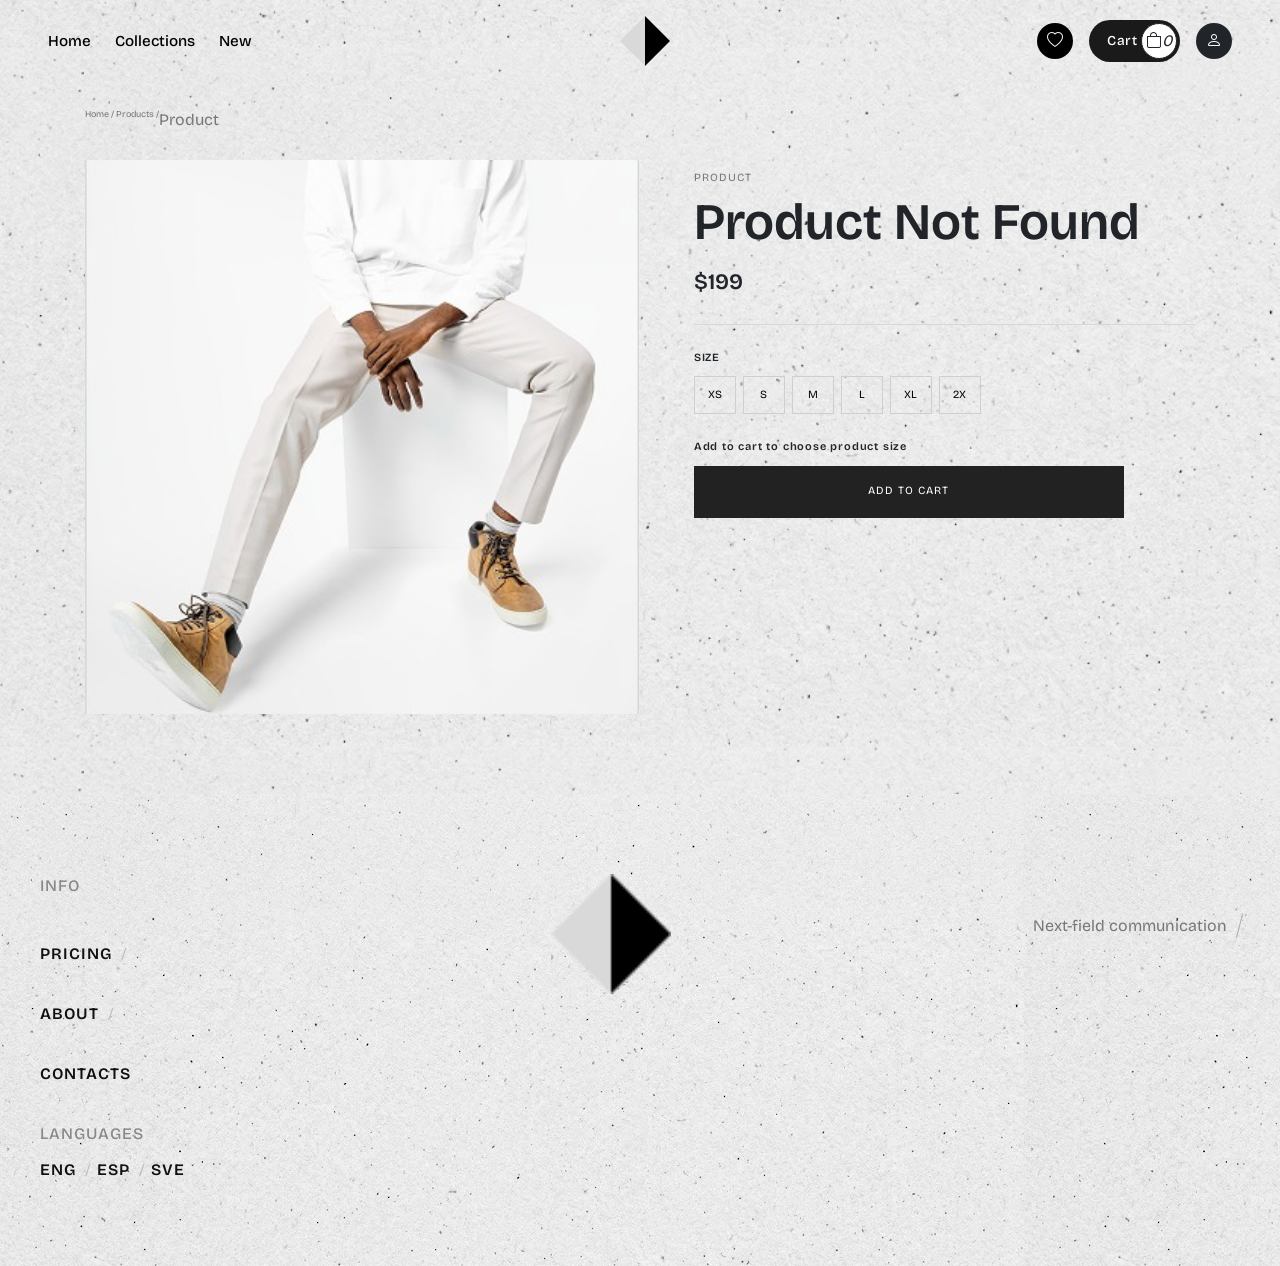
<file: pages/product-details.html>
<!DOCTYPE html>
<html lang="en">

<head>
    <meta charset="UTF-8">
    <meta name="viewport" content="width=device-width, initial-scale=1.0">
    <title>Product Details</title>
    <link rel="icon" type="image/png" href="../assets/images/logo.png">
    <link href="https://fonts.googleapis.com/css2?family=Bricolage+Grotesque:opsz,wght@12..96,200..800&display=swap"
        rel="stylesheet">
    <link rel="stylesheet" href="../assets/css/bootstrap.min.css">
    <link rel="stylesheet" href="../assets/css/main.css">
    <link rel="stylesheet" href="../assets/css/home.css">
    <link rel="stylesheet" href="../assets/css/product-details.css">
    <link rel="stylesheet" href="https://cdn.jsdelivr.net/npm/bootstrap-icons@1.11.3/font/bootstrap-icons.min.css"
        crossorigin="anonymous">
</head>

<body>
    <div class="page">
        <div class="nav-bar">
            <header class="custom-navbar py-3 px-4 px-md-5">

                <div class="d-flex justify-content-between">
                    <!-- Top Row Navigation Links, Logo, User Actions -->
                    <div class="d-flex align-items-center justify-content-between">

                        <!-- Left Section: Menu Toggle & Main Links -->
                        <div class="d-flex align-items-center gap-4">
                            <button id="menuToggle" class="btn p-0 border-0 text-dark me-2 d-md-none" type="button"
                                aria-label="Toggle Menu">

                                <i class="bi bi-list fs-3"></i>

                            </button>
                            <ul class="nav d-none d-md-flex align-items-center gap-4 m-0 p-0 list-unstyled">
                                <li><a href="../index.html" class="nav-link-custom active">Home</a></li>
                                <li><a href="./product.html" class="nav-link-custom">Collections</a></li>
                                <li><a href="#new" class="nav-link-custom">New</a></li>
                            </ul>
                        </div>

                    </div>

                    <!-- Center Section: Logo -->
                    <div class="">
                        <a href="../index.html">
                            <img src="../assets/images/nav-logo.png" alt="logo">
                        </a>
                    </div>

                    <!-- Right Section: Wishlist, Cart, Profile Icons -->
                    <div class="d-flex align-items-center  gap-1 gap-md-3">
                        <!-- Wishlist -->
                        <a href="#" class="icon-circle btn-wishlist d-none d-sm-flex">
                            <i class="bi bi-heart"></i>
                        </a>

                        <!-- Cart Button -->
                        <div class="cart-pill-wrapper d-flex align-items-center">
                            <span class="cart-text d-none d-md-inline-block me-1">Cart</span>
                            <a href="cart.html" class="icon-circle bg-white text-dark border border-dark">
                                <i class="bi bi-bag"></i>
                                <i class="cart-counter">0</i>

                            </a>
                        </div>

                        <!-- User Profile -->
                        <a href="./auth.html" class="icon-circle bg-dark text-white">
                            <i class="bi bi-person"></i>
                        </a>
                    </div>
                </div>

        </div>
        <!-- Categories & Search Bar -->


        </header>
        <div class="mobile-menu-overlay" id="menuOverlay"></div>

        <aside class="mobile-menu" id="mobileMenu">

            <div class="mobile-menu-header">
                <img src="../assets/images/nav-logo.png" alt="XIV">

                <button id="closeMenu" class="menu-close">

                </button>
            </div>

            <nav class="mobile-nav">
                <a href="../index.html">Home</a>
                <a href="./product.html">Collections</a>
                <a href="#new">New</a>
            </nav>


        </aside>
        <main class="details-container">
            <div class="breadcrumb">Home / Products / <span id="breadcrumbName">Product</span></div>
            <section class="product-details">
                <div class="details-image-wrap"><img id="productImage" src="../assets/images/product1.jpg"
                        alt="Product"></div>
                <div class="details-info">
                    <p class="details-category" id="productCategory">PRODUCT</p>
                    <h1 id="productName">Product</h1>
                    <div class="details-price" id="productPrice">$199</div>
                    <p class="details-description" id="productDescription"></p>
                    <div class="details-line"></div>
                    <div class="option-block">
                        <div class="option-title">SIZE</div>
                        <div class="size-buttons">
                            <button>XS</button><button>S</button><button>M</button><button>L</button><button>XL</button><button>2X</button>
                        </div>
                    </div>
                    <div class="option-block">
                        <div class="option-title"><span class="add-to-cart">Add to cart to choose product size</span></div>
                        
                    <button class="add-cart" id="addCart">ADD TO CART</button>
                </div>
            </section>
        </main>
    </div>

    <footer class="site-footer">

        <div class="footer-inner">

            <!-- Info -->
            <div class="footer-info">

                <span>INFO</span>

                <a href="#">PRICING</a>
                <a href="#">ABOUT</a>
                <a href="#">CONTACTS</a>

                <div class="footer-languages">

                    <span>LANGUAGES</span>

                    <a href="#">ENG</a>
                    <a href="#">ESP</a>
                    <a href="#">SVE</a>

                </div>

            </div>
            <!-- Logo -->
            <div class="footer-brand">

                <img src="../assets/images/nav-logo.png" alt="">

            </div>
            <!-- Communication -->
            <div class="footer-communication">

                <span>
                    Next-field communication
                </span>

                <div></div>

            </div>

        </div>

    </footer>
    <script src="../assets/js/main.js"></script>
    <script src="../assets/js/products.js"></script>
    <script src="../assets/js/sync.js"></script>
    <script src="../assets/js/cart.js"></script>
    <script src="../assets/js/cartt.js"></script>
    <script src="../assets/js/product-details.js"></script>
    
</body>

</html>
</file>
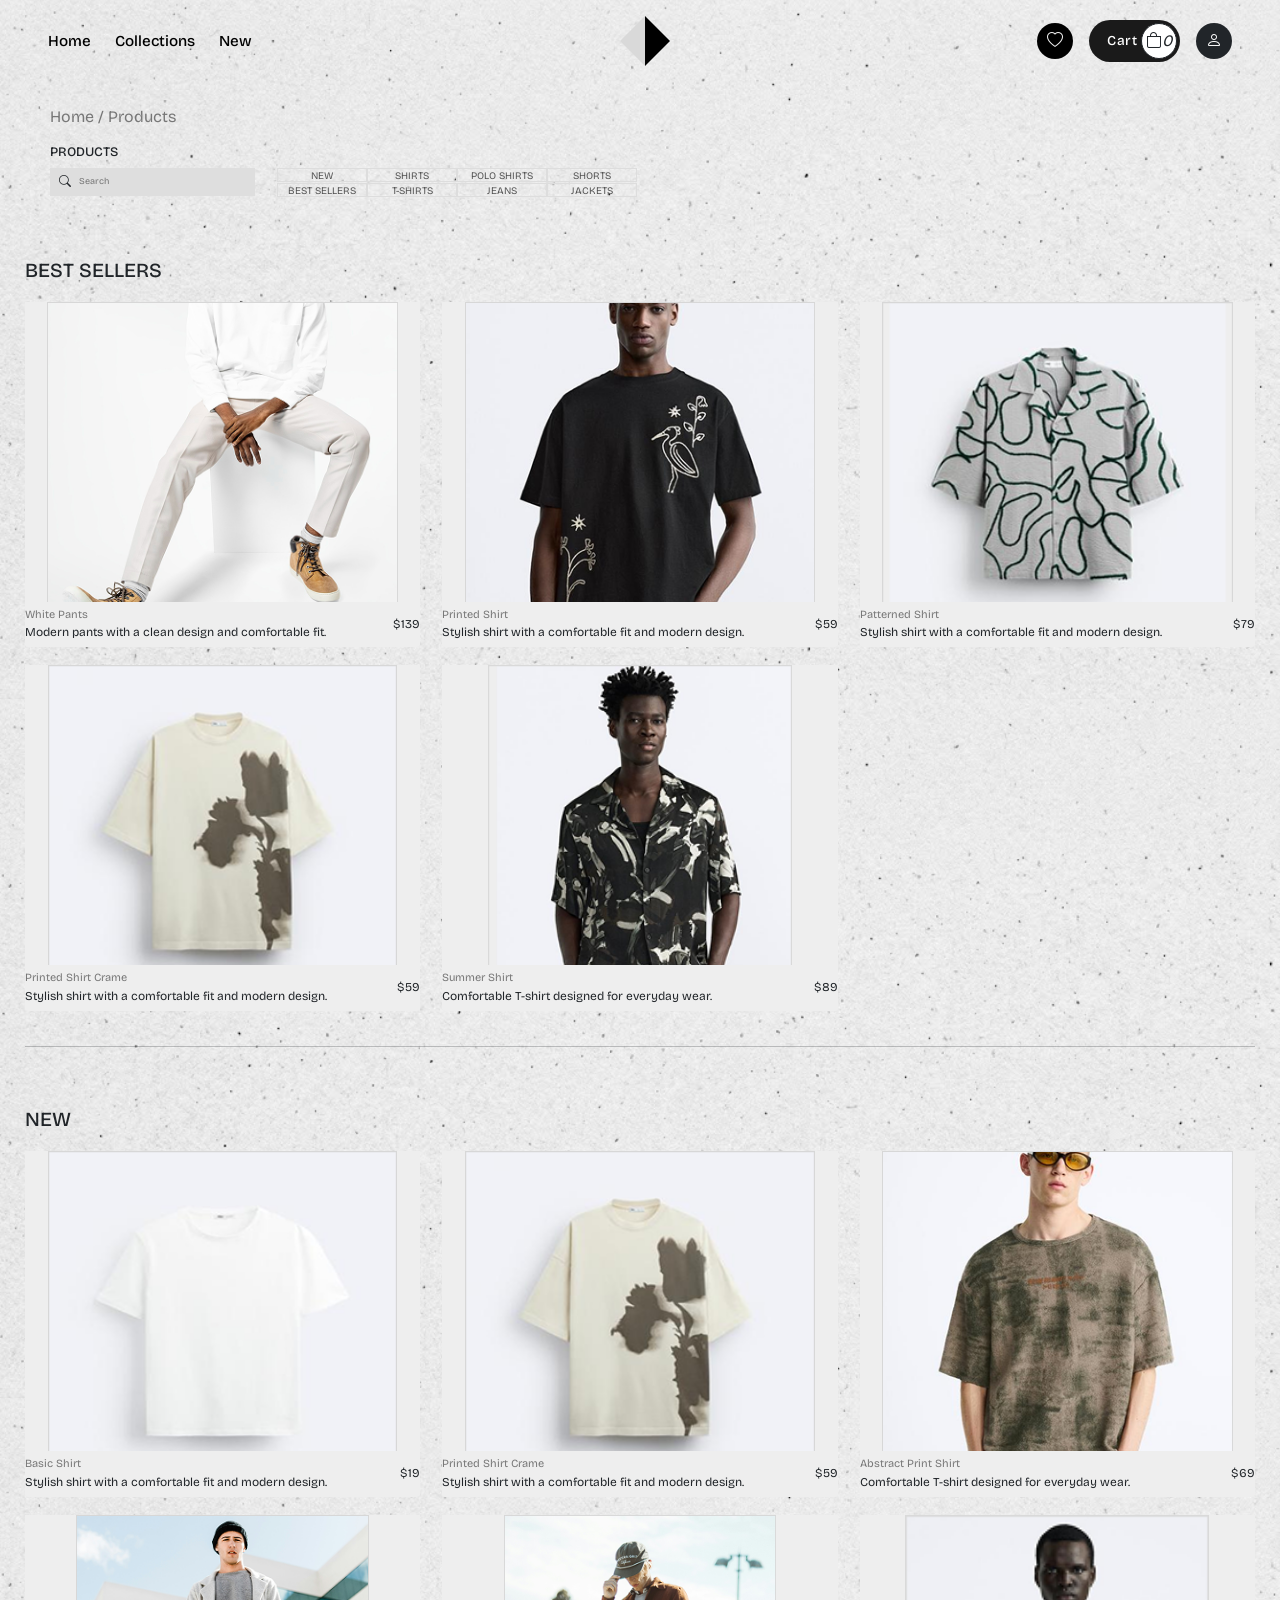
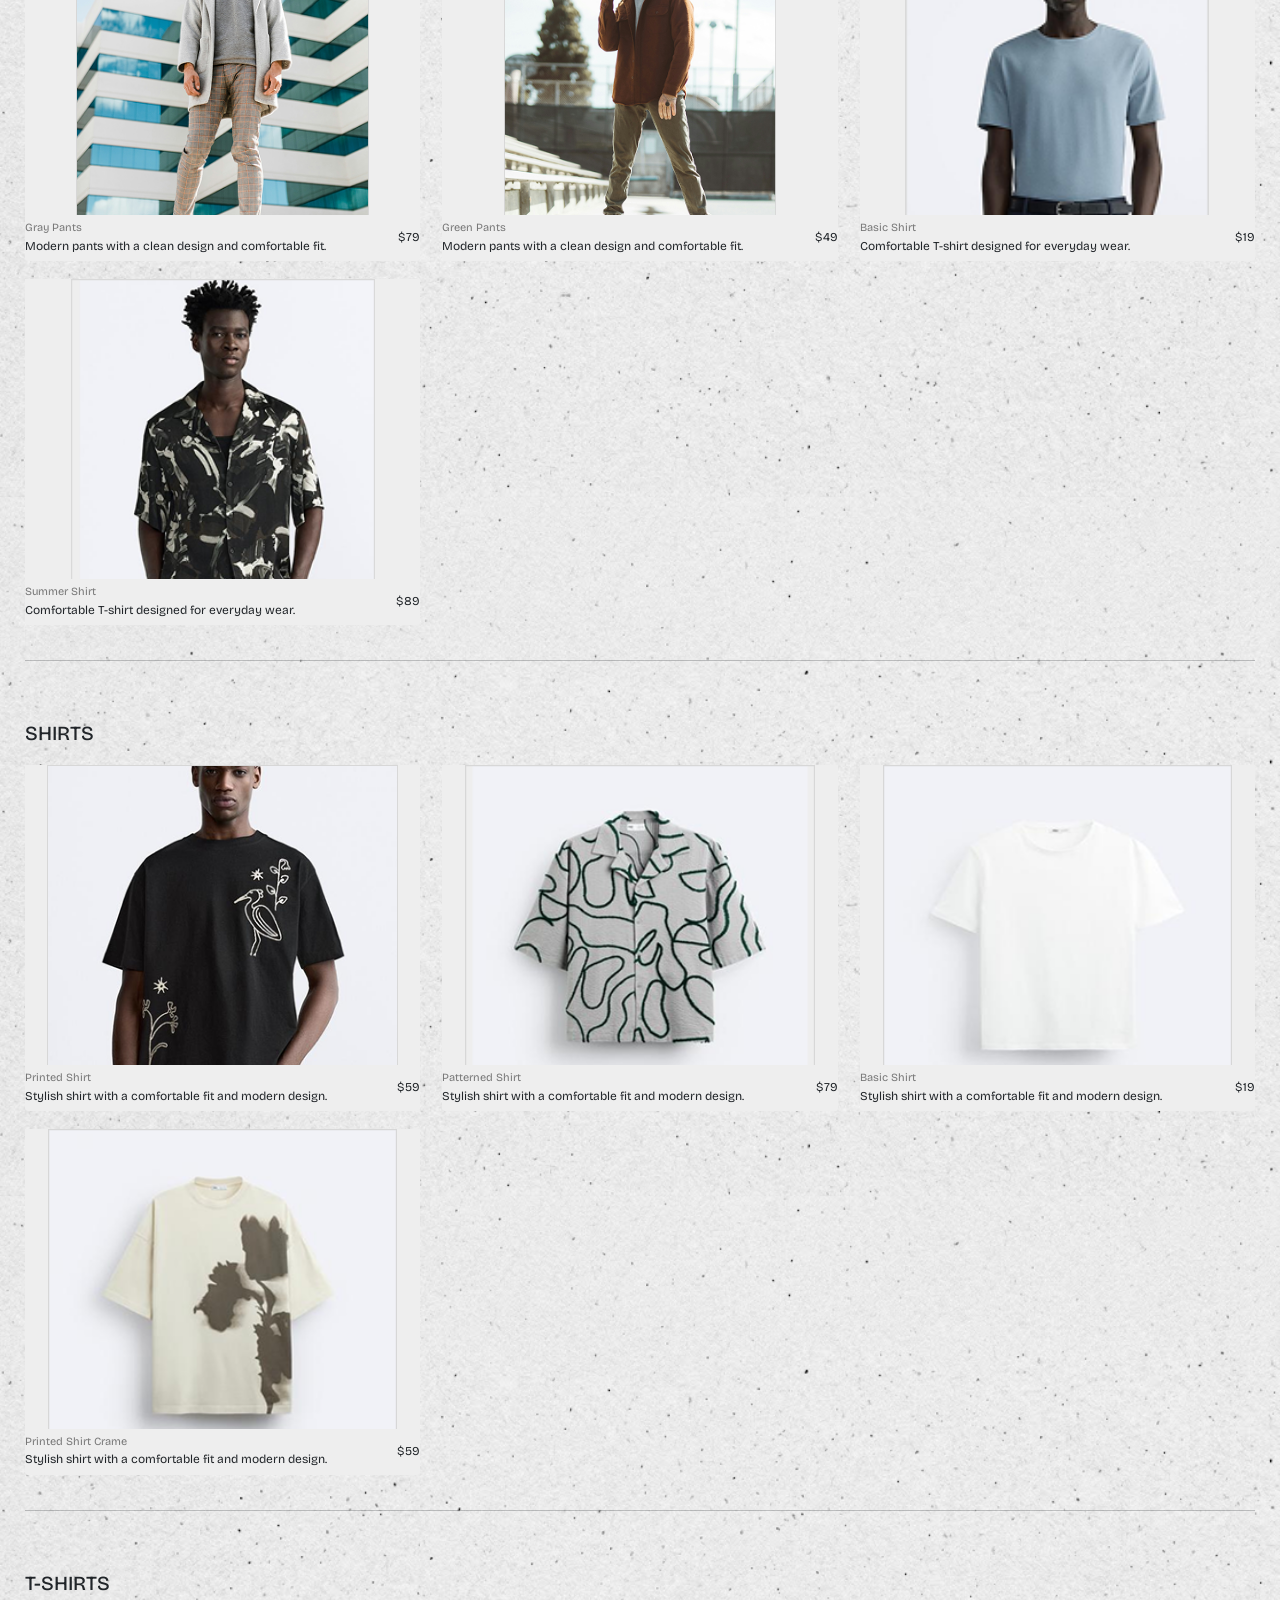
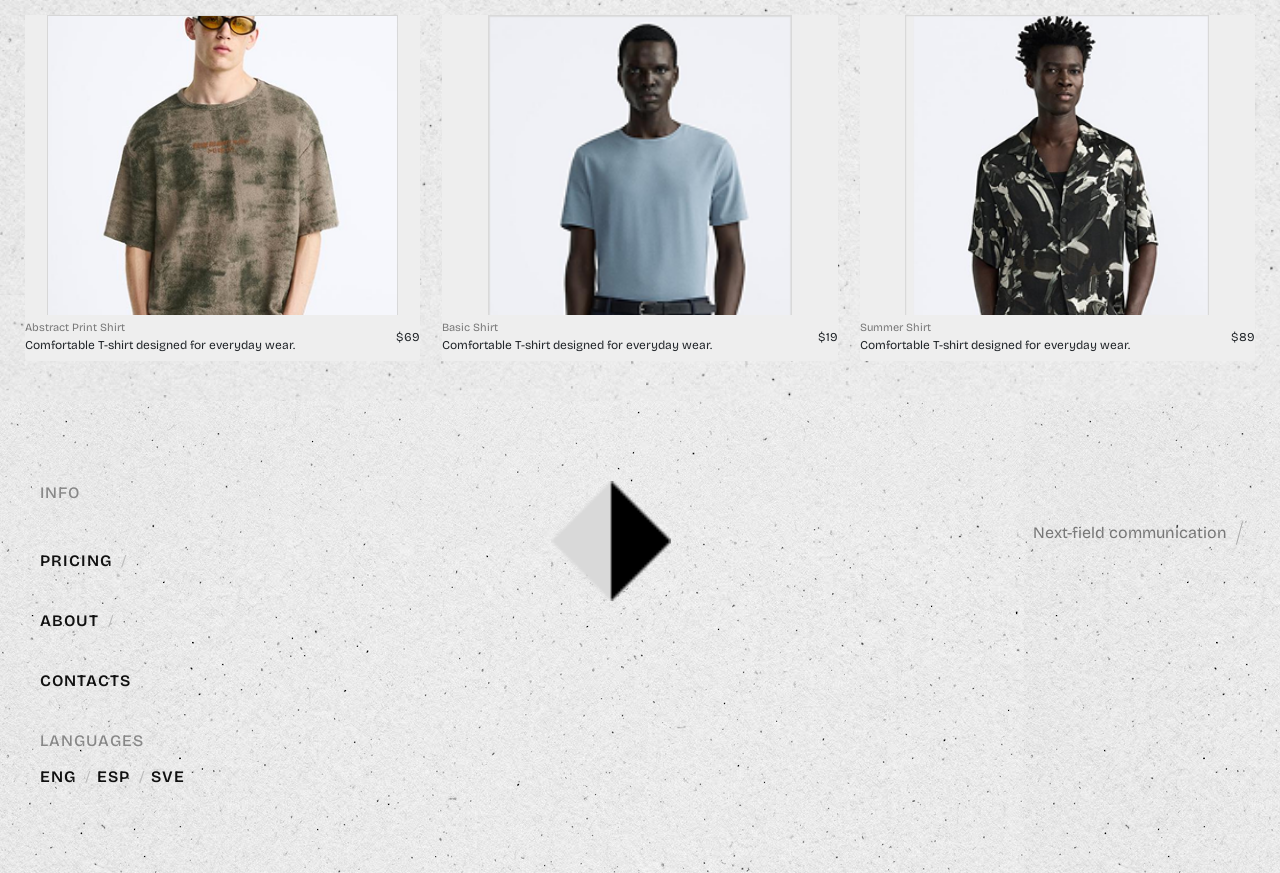
<file: pages/product.html>
<!DOCTYPE html>
<html lang="en">

<head>
    <meta charset="UTF-8">
    <meta name="viewport" content="width=device-width, initial-scale=1.0">

    <title>Products</title>

    <link rel="stylesheet" href="../assets/css/product.css">
    <link rel="icon" type="image/png" href="../assets/images/logo.png">

    <link
        href="https://fonts.googleapis.com/css2?family=Bricolage+Grotesque:opsz,wght@12..96,200..800&family=Elms+Sans:ital,wght@0,100..900;1,100..900&family=Fjalla+One&family=Geomini:wght@200..800&family=Noto+Sans:ital,wght@0,100..900;1,100..900&family=Roboto:ital,wght@0,100..900;1,100..900&family=Rubik:ital,wght@0,300..900;1,300..900&family=Work+Sans:ital,wght@0,100..900;1,100..900&display=swap"
        rel="stylesheet">
    <link href="https://cdn.jsdelivr.net/npm/bootstrap@5.3.3/dist/css/bootstrap.min.css" rel="stylesheet">

    <link rel="stylesheet" href="https://cdn.jsdelivr.net/npm/bootstrap-icons@1.11.3/font/bootstrap-icons.min.css">

    <link rel="stylesheet" href="../assets/css/bootstrap.min.css">
    <link rel="stylesheet" href="../assets/css/main.css">

</head>

<body>

    <div class="page">

        <div class="nav-bar">
            <header class="custom-navbar py-3 px-4 px-md-5">

                <div class="d-flex justify-content-between">
                    <!-- Top Row Navigation Links, Logo, User Actions -->
                    <div class="d-flex align-items-center justify-content-between">

                        <!-- Left Section: Menu Toggle & Main Links -->
                        <div class="d-flex align-items-center gap-4">
                            <button id="menuToggle" class="btn p-0 border-0 text-dark me-2 d-md-none" type="button"
                                aria-label="Toggle Menu">

                                <i class="bi bi-list fs-3"></i>

                            </button>
                            <ul class="nav d-none d-md-flex align-items-center gap-4 m-0 p-0 list-unstyled">
                                <li><a href="../index.html" class="nav-link-custom active">Home</a></li>
                                <li><a href="product.html" class="nav-link-custom">Collections</a></li>
                                <li><a href="../index.html#new" class="nav-link-custom">New</a></li>
                            </ul>
                        </div>

                    </div>

                    <!-- Center Section: Logo -->
                    <div class="">
                        <a href="../index.html">
                            <img src="../assets/images/nav-logo.png" alt="logo">
                        </a>
                    </div>

                    <!-- Right Section: Wishlist, Cart, Profile Icons -->
                    <div class="d-flex align-items-center  gap-1 gap-md-3">
                        <!-- Wishlist -->
                        <a href="favourite.html" class="icon-circle btn-wishlist d-none d-sm-flex">
                            <i class="bi bi-heart"></i>
                        </a>

                        <!-- Cart Button -->
                        <div class="cart-pill-wrapper d-flex align-items-center">
                            <span class="cart-text d-none d-md-inline-block me-1">Cart</span>
                            <a href="cart.html" class="icon-circle bg-white text-dark border border-dark">
                                <i class="bi bi-bag"></i>
                                <i class="cart-counter">0</i>
                            </a>
                        </div>

                        <!-- User Profile -->
                        <a href="auth.html" class="icon-circle bg-dark text-white">
                            <i class="bi bi-person"></i>
                        </a>
                    </div>
                </div>

        </div>
        <div class="mobile-menu-overlay" id="menuOverlay"></div>

        <aside class="mobile-menu" id="mobileMenu">

            <div class="mobile-menu-header">
                <img src="../assets/images/nav-logo.png" alt="XIV">

                <button id="closeMenu" class="menu-close">

                </button>
            </div>

            <nav class="mobile-nav">
                <a href="../index.html">Home</a>
                <a href="./product.html">Collections</a>
                <a href="../index.html#new">New</a>
            </nav>


        </aside>

        <main class="products-area">

            <div class="breadcrumb">
                Home / Products
            </div>

            <h1 class="products-h1">PRODUCTS</h1>


            <!-- ==========================================
         Search & Categories
    =========================================== -->

            <div class="top-products">

                <div class="search-box">

                    <i class="bi bi-search"></i>

                    <input type="text" placeholder="Search">

                </div>


                <div class="categories">

                    <button>NEW</button>
                    <button>SHIRTS</button>
                    <button>POLO SHIRTS</button>
                    <button>SHORTS</button>
                    <button>BEST SELLERS</button>
                    <button>T-SHIRTS</button>
                    <button>JEANS</button>
                    <button>JACKETS</button>

                </div>

            </div>


            <!-- ==========================================
         BEST SELLERS
    =========================================== -->

            <section class="product-section">

                <h2>BEST SELLERS</h2>

                <div class="product-grid" id="bestSellersGrid">
                </div>

            </section>


            <hr>


            <!-- ==========================================
         NEW
    =========================================== -->

            <section class="product-section" id="new">

                <h2>NEW</h2>

                <div class="product-grid" id="newProductsGrid">
                </div>

            </section>


            <hr>


            <!-- ==========================================
         SHIRTS
    =========================================== -->

            <section class="product-section">

                <h2>SHIRTS</h2>

                <div class="product-grid" id="shirtsGrid">
                </div>

            </section>


            <hr>


            <!-- ==========================================
         T-SHIRTS
    =========================================== -->

            <section class="product-section">

                <h2>T-SHIRTS</h2>

                <div class="product-grid" id="tshirtsGrid">
                </div>

            </section>

        </main>

    </div>

    <footer class="site-footer">

        <div class="footer-inner">

            <!-- Info -->
            <div class="footer-info">

                <span>INFO</span>

                <a href="checkout.html">PRICING</a>
                <a href="about.html">ABOUT</a>
                <a href="#">CONTACTS</a>

                <div class="footer-languages">

                    <span>LANGUAGES</span>

                    <a href="#">ENG</a>
                    <a href="#">ESP</a>
                    <a href="#">SVE</a>

                </div>

            </div>


            <!-- Logo -->
            <div class="footer-brand">

                <img src="../assets/images/nav-logo.png" alt="">

            </div>





            <!-- Communication -->
            <div class="footer-communication">

                <span>
                    Next-field communication
                </span>

                <div></div>

            </div>

        </div>

    </footer>

    <script src="../assets/js/bootstrap.bundle.min.js"></script>

    <script src="../assets/js/main.js"></script>

    <script src="../assets/js/products.js"></script>
    <script src="../assets/js/product.js"></script>
    <script src="../assets/js/sync.js"></script>
    <script src="../assets/js/cart.js"></script>
    <script src="../assets/js/cartt.js"></script>

    

</body>

</html>
</file>
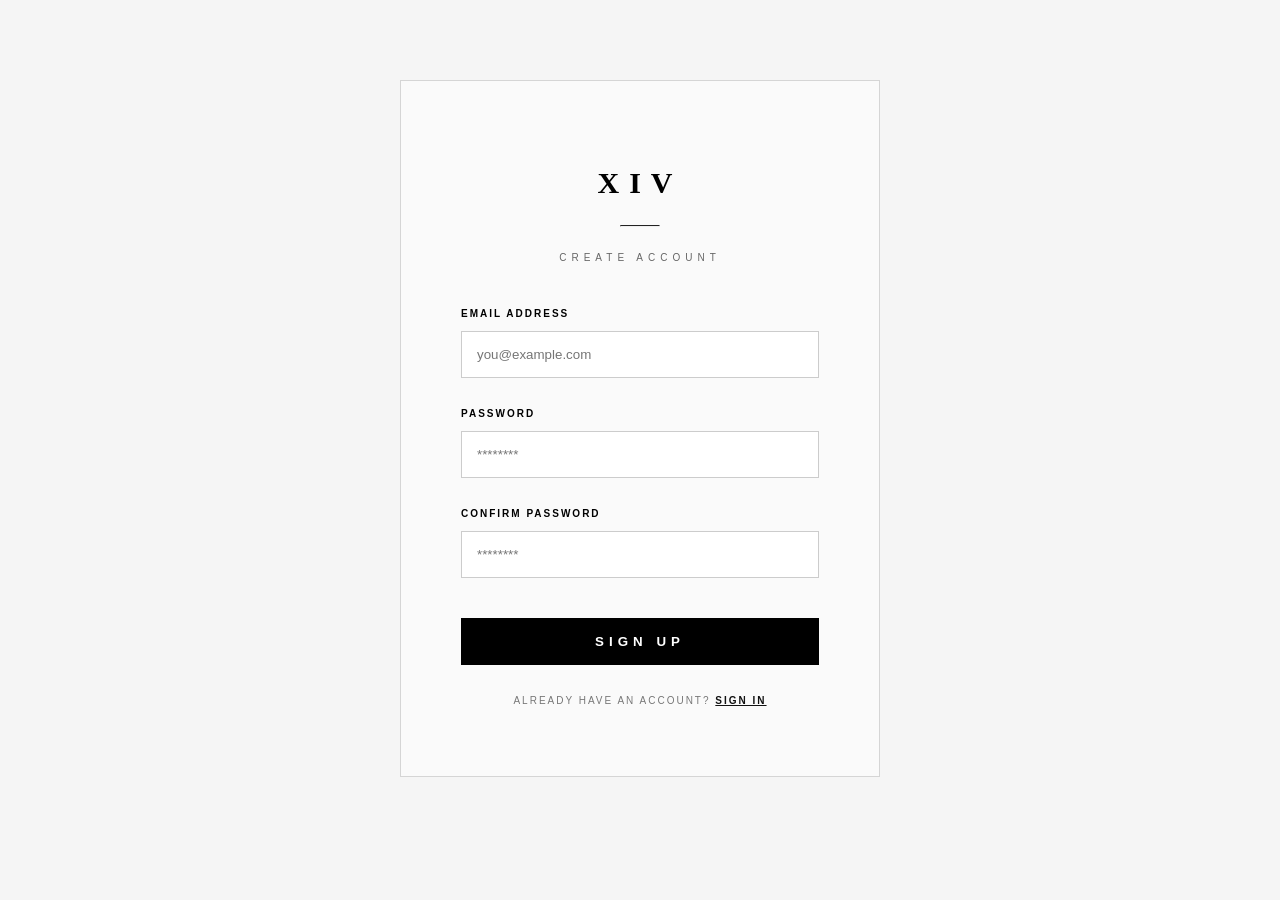
<file: pages/signup.html>
<!DOCTYPE html>
<html lang="en">

<head>
    <meta charset="UTF-8">
    <meta name="viewport" content="width=device-width, initial-scale=1.0">
    <title>XIV - Sign Up</title>
    <link rel="stylesheet" href="../assets/css/auth.css">
</head>

<body>

    <div class="card">

        <h2 class="title">XIV</h2>

        <hr>

        <h1>CREATE ACCOUNT</h1>

        <form id="signupForm">

            <label for="signupEmail">EMAIL ADDRESS</label>
            <input type="email" id="signupEmail" placeholder="you@example.com">

            <label for="signupPassword">PASSWORD</label>
            <input type="password" id="signupPassword" placeholder="********">

            <label for="confirmPassword">CONFIRM PASSWORD</label>
            <input type="password" id="confirmPassword" placeholder="********">

            <button type="submit">SIGN UP</button>

        </form>

        <p id="signupMessage"></p>

        <p class="signup">
            ALREADY HAVE AN ACCOUNT?
            <a href="auth.html">SIGN IN</a>
        </p>

    </div>

    <script src="../assets/js/signup.js"></script>

</body>

</html>
</file>
<file: assets/css/main.css>
* {
    margin: 0;
    padding: 0;
    box-sizing: border-box;
    font-size: 16px;
    font-family: "Bricolage Grotesque", sans-serif;
}

:root {
    --primary-black: #000000;
    --primary-white: #ffffff;
    --bg-light: #f5f5f5;
    --bg-card: #f9f9f9;
    --text-muted: #808080;
    --border-color: #e5e5e5;

}

.home {
    background-image: url("../../assets/images/background.jpg");
    background-size:contain;
    padding-top: 80px;
}

/* Start Of Nav Bar  Style*/
.nav-bar {
    position: fixed;
    top: 0;
    left: 0;
    width: 100%;
    z-index: 1000;

}


.nav-bar.scrolled {
    background: rgba(255, 255, 255, 0.121);
    backdrop-filter: blur(2px);
    -webkit-backdrop-filter: blur(12px);
    box-shadow: 0 2px 15px rgba(0, 0, 0, 0.05);
}
/* Links Style */
.nav-link-custom {
    color: var(--primary-black);
    text-decoration: none;
    font-weight: 500;
    font-size: 0.95rem;
    transition: opacity 0.3s ease;
}

.nav-link-custom:hover {
    opacity: 0.7;
    color: var(--primary-black);
}

/* Circular Icon Buttons */
.icon-circle {
    width: 36px;
    height: 36px;
    border-radius: 50%;
    background-color: var(--primary-black);
    color: var(--bg-light);
    display: flex;
    align-items: center;
    justify-content: center;
    text-decoration: none;
    font-size: 1.1rem;
    transition: transform 0.2s ease, background-color 0.2s ease;
}

.icon-circle:hover {
    transform: scale(1.05);
    color: inherit;
}

/* Cart Pill Layout */
.cart-pill-wrapper {
    background-color: #1a1a1a;
    color: #fff;
    border-radius: 30px;
    padding: 3px 3px 3px 18px;
}

.cart-pill-wrapper .cart-text {
    font-size: 0.85rem;
    font-weight: 500;
    letter-spacing: 0.5px;
}

.cart-pill-wrapper .icon-circle {
    width: 36px;
    height: 36px;
}


.mobile-menu {
    position: fixed;
    top: 0;
    left: 0;

    width: 60%;
    height: 100dvh;

    background: #fff;

    z-index: 1050;

    padding: 25px;

    transform: translateX(-100%);
    transition: transform 0.4s ease;

    overflow-y: auto;
}

.mobile-menu.active {
    transform: translateX(0);
}

.mobile-menu-overlay {
    position: fixed;
    inset: 0;

    background: rgba(0, 0, 0, 0.35);
    backdrop-filter: blur(4px);

    z-index: 1040;

    opacity: 0;
    visibility: hidden;

    transition: 0.3s ease;
}

.mobile-menu-overlay.active {
    opacity: 1;
    visibility: visible;
}

.mobile-menu-header {
    display: flex;
    align-items: center;
    justify-content: space-between;

    padding-bottom: 40px;
}

.mobile-menu-header img {
    width: 80px;
}

.menu-close {
    border: 0;
    background: none;
    font-size: 22px;
}

.mobile-nav {
    display: flex;
    flex-direction: column;
    gap: 20px;
}

.mobile-nav a {
    color: #111;
    text-decoration: none;

    font-size: 28px;
    font-weight: 600;
}

.mobile-nav a.active {
    text-decoration: underline;
}





/* End Of Nav Bar */
</file>
<file: assets/css/home.css>
/* section -1 style */
/* .Categories {
    margin-top: 10px;
} */
.category-links li a {
    color: var(--primary-black);
    text-decoration: none;
    font-weight: 600;
    font-size: 0.9rem;
    letter-spacing: 1px;
    display: block;
    margin-bottom: 4px;
    transition: opacity 0.2s ease;
}

.category-links li a:hover {
    opacity: 0.6;
}

/* Search Box Customization */
.search-box input {
    background-color: rgba(0, 0, 0, 0.08);
    font-size: 0.8rem;
    letter-spacing: 0.5px;
    transition: all 0.2s ease;
}

.search-box input:focus {
    background-color: rgba(0, 0, 0, 0.12);
    box-shadow: none;
}

.search-box input::placeholder {
    color: var(--text-muted);
    text-align: right;
    transition: all 0.2s ease;
}

.search-box input:focus::placeholder {
    letter-spacing: 4px;

}

@media (min-width: 768px) {
    .search-box input:focus {
        width: 105%;
    }
}

.Categories {
    margin-left: 50px;
}

@media (max-width : 650px) {
    .Categories {
        margin-left: 20px;
    }
}

/* New Collection  */

/* =========================
   Desktop
========================= */

.new-collection {
    display: flex;
    margin: 60px 40px;
}

.new-collection-con {
    display: flex;
    flex-direction: column;
    justify-content: space-between;
    width: 100%;
}

.new-collection-h {
    font-size: 64px;
    font-weight: bolder;
    letter-spacing: 3px;
}

.new-collection-go {
    display: flex;
    align-items: center;
    gap: 20px;
}

.new-collection-go a {
    background: #00000014;
    width: 70%;
    text-align: start;
    display: flex;
    justify-content: space-between;
    padding: 10px;
    transition: all 0.3s ease;
}

.new-collection-go a:hover {
    background: #0000005d;
    color: white;
}

.images-slider {
    display: flex;
    gap: 30px;
    flex-shrink: 0;
}

.image-card img {
    width: 360px;
    height: 360px;
    object-fit: contain;
    cursor: pointer;
    transition: all 0.8s ease;
}

.image-card:hover {
    opacity: 0.9;
}

/* =========================
   Tablet
========================= */

@media (max-width: 1200px) {

    .new-collection {
        margin: 70px 25px;
        gap: 30px;
    }

    .new-collection-con {
        width: 75%;
    }

    .new-collection-h {
        font-size: 52px;
        letter-spacing: 2px;
    }

    .new-collection-go {
        font-size: 26px;
    }

    .images-slider {
        gap: 20px;

        overflow-x: auto;
        overflow-y: hidden;

        scrollbar-width: none;
    }

    .images-slider::-webkit-scrollbar {
        display: none;
    }

    .image-card {
        flex-shrink: 0;
    }

    .image-card img {
        width: 330px;
        height: 330px;
    }
}


/* =========================
   Mobile
========================= */

@media (max-width: 1050px) {

    .new-collection {
        display: flex;
        flex-direction: column;

        margin: 60px 20px;

        gap: 35px;

        overflow: hidden;
    }

    .new-collection-con {
        width: 100%;

        display: flex;
        flex-direction: column;
        justify-content: space-between;

        gap: 30px;
    }

    .new-collection-h {
        font-size: clamp(42px, 12vw, 58px);
        line-height: 0.95;

        letter-spacing: 2px;
    }

    .new-collection-con p {
        font-size: 16px !important;
    }

    .new-collection-go {
        font-size: 20px;
    }

    .images-slider {
        width: 100%;

        display: flex;
        gap: 20px;

        overflow-x: auto;
        overflow-y: hidden;

        padding-bottom: 10px;

        scrollbar-width: none;
    }

    .images-slider::-webkit-scrollbar {
        display: none;
    }

    .image-card {
        flex: 0 0 280px;
    }

    .image-card img {
        width: 380px;
        height: 380px;
    }
}


/* =========================
   Small Mobile
========================= */

@media (max-width: 600px) {

    .new-collection {
        margin: 40px 15px;
    }

    .new-collection-h {
        font-size: 40px;
        letter-spacing: 1px;
    }

    .new-collection-go {
        font-size: 18px;
    }

    .images-slider {
        gap: 15px;
    }

    .image-card {
        flex: 0 0 240px;
    }

    .image-card img {
        width: 240px;
        height: 240px;
    }
}

/* transition */
.images-slider {
    /* display: flex;
    gap: 20px; */

    transition: transform 0.4s ease-out;
}




/* End Of New Collection */





/* Section -2*/
/* =========================================
   Section - 2
   New Products
========================================= */

/* =========================
   NEW THIS WEEK
========================= */

.new-products-section {
    margin: 180px 40px;
    overflow: hidden;
}

/* Header */

.new-products-header {
    display: flex;
    justify-content: space-between;
    align-items: flex-end;
    margin-bottom: 35px;    
}

.new-products-header>div {
    display: flex;
    align-items: flex-start;
    gap: 8px;
}

.new-products-header h2 {
    margin: 0;
    font-size: 64px;
    line-height: .82;
    font-weight: 900;
    letter-spacing: -2px;
}

.products-count {
    font-size: 18px;
    font-weight: 700;
    color: #0b2fa5;
}

.see-all {
    text-decoration: none;
    color: #333;
    font-size: 16px;
}

/* Slider */

.products-viewport {
    overflow: hidden;
}

.products-track {
    display: flex;
    gap: 24px;
    transition: transform .45s ease;
    will-change: transform;
}

/* Card */

.new-product-card {
    flex: 0 0 calc((100% - 72px)/4);
}

/* Image */

.new-product-image-wrapper {
    position: relative;
    aspect-ratio: 1/1;
    background: #f2f2f5;
    border: 1px solid #ddd;
    overflow: hidden;
    cursor: pointer;
    /* width: 320px;
    height: 320px; */
}

.new-product-image {
    width: 100%;
    height: 100%;
    object-fit: contain;
    transition: transform .35s ease;
}

.new-product-card:hover .new-product-image {
    transform: scale(1.03);
}

/* NEW Badge */

.new-product-badge {
    position: absolute;
    top: 12px;
    left: 12px;
    font-size: 12px;
    font-weight: 700;
}

/* Plus */

.new-product-add {
    position: absolute;
    left: 50%;
    bottom: 0;
    transform: translateX(-50%);
    width: 34px;
    height: 28px;
    border: none;
    background: rgba(255, 255, 255, .85);
    font-size: 22px;
    cursor: pointer;
}

/* Info */

.new-product-info {
    margin-top: 12px;
}

.new-product-category {
    margin: 0 0 4px;
    font-size: 13px;
    color: #666;
}

.new-product-bottom {
    display: flex;
    justify-content: space-between;
    align-items: flex-start;
    gap: 10px;
}

.new-product-title {
    margin: 0;
    font-size: 18px;
    font-weight: 600;
    line-height: 1.25;
}

.new-product-price {
    margin: 0;
    white-space: nowrap;
    font-size: 17px;
}

/* Arrows */

.products-navigation {
    display: flex;
    justify-content: center;
    gap: 10px;
    margin-top: 32px;
}

.products-arrow {
    width: 42px;
    height: 42px;
    border: 1px solid #d2d2d2;
    background: transparent;
    cursor: pointer;
}

.products-arrow:disabled {
    opacity: .35;
    cursor: not-allowed;
}

/* =========================
   Tablet
========================= */

@media (max-width:992px) {

    .new-products-section {
        margin: 120px 25px;
    }

    .new-products-header h2 {
        font-size: 52px;
    }

    .new-product-card {
        flex: 0 0 calc((100% - 24px)/2);
    }
}

/* =========================
   Mobile
========================= */

@media (max-width:768px) {

    .new-products-section {
        margin: 90px 20px;
    }

    .new-products-header h2 {
        font-size: 42px;
    }

    .products-count {
        font-size: 15px;
    }

    .new-product-card {
        flex: 0 0 100%;
    }

    .new-product-title {
        font-size: 16px;
    }

    .new-product-price {
        font-size: 15px;
    }
}


/* =========================================
   Section - 3
   Collections
========================================= */

.collections-section {
    width: 93%;
    margin: 120px auto 80px;
}


/* =========================================
   Heading
========================================= */

.collections-heading {
    margin-bottom: 70px;
}

.collections-heading h2 {
    margin: 0;

    color: #111;

    font-size: clamp(48px, 7vw, 92px);
    font-weight: 900;

    line-height: 0.82;
    letter-spacing: -4px;

    text-transform: uppercase;
}


/* =========================================
   Toolbar
========================================= */

.collections-toolbar {
    display: flex;
    align-items: flex-end;
    justify-content: space-between;

    padding-bottom: 14px;

    border-bottom: 1px solid #ddd;

    margin-bottom: 30px;
}


/* =========================================
   Category Filters
========================================= */

.collection-filters {
    display: flex;
    align-items: center;
    gap: 35px;
}

.filter-btn {
    border: 0;
    background: transparent;

    padding: 0;

    color: #999;

    font-size: 16px;

    cursor: pointer;

    transition: color 0.2s ease;
}

.filter-btn:hover {
    color: #111;
}

.filter-btn.active {
    color: #111;
}


/* =========================================
   Options
========================================= */

.collection-options {
    display: flex;
    align-items: flex-start;
    gap: 70px;
}

.collection-options button {
    border: 0;
    background: transparent;

    padding: 0;

    color: #111;

    font-size: 14px;

    cursor: pointer;
}


/* =========================================
   Sort
========================================= */

.sort-option {
    position: relative;
}

.sort-options {
    display: flex;
    flex-direction: column;
    gap: 4px;

    margin-top: 8px;
}

.sort-options button {
    color: #777;

    text-align: left;

    transition: color 0.2s ease;
}

.sort-options button:hover {
    color: #111;
}


/* =========================================
   Products Grid
========================================= */

.collection-grid {
    display: grid;
    grid-template-columns: repeat(3, minmax(0, 520px));
    justify-content: space-around;

    gap: 20px;

    width: 92%;
    margin: 0 auto;
}

/* =========================================
   Collection Card
========================================= */

.collection-card {
    min-width: 0;
    
}

.collection-image-wrapper {
    position: relative;

    width: 100%;

    background: #f5f5f5;

    overflow: hidden;
}

.collection-image {
    display: block; 
    cursor: pointer;

    width: 100%;
    aspect-ratio: 1 / 1;

    object-fit: cover;

    transition: transform 0.5s ease;
}

.collection-card:hover .collection-image {
    transform: scale(1.03);
}


/* =========================================
   Add Button
========================================= */

.collection-add {
    position: absolute;

    bottom: 12px;
    left: 50%;

    transform: translateX(-50%);

    width: 34px;
    height: 34px;

    display: flex;
    align-items: center;
    justify-content: center;

    border: 0;

    background: rgba(255, 255, 255, 0.8);

    font-size: 18px;

    cursor: pointer;

    transition:
        background-color 0.2s ease,
        transform 0.2s ease;
}

.collection-add:hover {
    background: #fff;

    transform:
        translateX(-50%) scale(1.08);
}


/* =========================================
   Card Info
========================================= */

.collection-info {
    margin-top: 12px;
}

.collection-type {
    margin: 0 0 5px;

    color: #777;

    font-size: 13px;
}

.collection-bottom {
    display: flex;
    align-items: center;
    justify-content: space-between;

    gap: 20px;
}

.collection-title {
    margin: 0;

    color: #111;

    font-size: 15px;
    font-weight: 500;
}

.collection-price {
    margin: 0;

    color: #111;

    font-size: 15px;
}


/* =========================================
   New Badge
========================================= */

.collection-new {
    position: absolute;

    top: 12px;
    left: 12px;

    padding: 5px 9px;

    background: #111;
    color: #fff;

    font-size: 10px;
    font-weight: 600;

    letter-spacing: 1px;
}


/* =========================================
   Load More
========================================= */

.load-more-btn {
    display: flex;
    flex-direction: column;
    align-items: center;
    gap: 2px;

    margin: 40px auto 0;

    border: 0;
    background: transparent;

    color: #888;

    font-size: 15px;

    cursor: pointer;

    transition: color 0.2s ease;
}

.load-more-btn i {
    font-size: 18px;

    color: #111;

    transition: transform 0.25s ease;
}

.load-more-btn:hover {
    color: #111;
}

.load-more-btn:hover i {
    transform: translateY(3px);
}


/* =========================================
   Hidden
========================================= */

.collection-card.hidden {
    display: none;
}


/* =========================================
   Tablet
========================================= */

@media (max-width: 991.98px) {

    .collections-section {
        width: 90%;
        margin-top: 90px;
    }

    .collections-heading {
        margin-bottom: 50px;
    }

    .collections-heading h2 {
        font-size: 60px;
    }

    .collection-grid {
        grid-template-columns: repeat(2, 1fr);

        gap: 35px 24px;
    }

    .collection-options {
        gap: 30px;
    }

}


/* =========================================
   Mobile
========================================= */

@media (max-width: 767.98px) {

    .collections-section {
        width: 90%;
        margin-top: 80px;
    }

    .collections-heading {
        margin-bottom: 40px;
    }

    .collections-heading h2 {
        font-size: 48px;
        letter-spacing: -2px;
    }


    /* Toolbar */

    .collections-toolbar {
        align-items: flex-start;

        gap: 25px;
    }

    .collection-filters {
        gap: 18px;

        overflow-x: auto;

        scrollbar-width: none;
    }

    .collection-filters::-webkit-scrollbar {
        display: none;
    }

    .filter-btn {
        flex: 0 0 auto;

        font-size: 14px;
    }

    .collection-options {
        flex-direction: column;

        gap: 8px;
    }


    /* Grid */

    .collection-grid {
        grid-template-columns: repeat(2, 1fr);

        gap: 30px 12px;
    }

    .collection-title {
        font-size: 13px;
    }

    .collection-price {
        font-size: 13px;
    }

    .collection-type {
        font-size: 11px;
    }

}

/* =========================================
   SECTION 4 - OUR APPROACH
========================================= */

.approach-section {
    width: 100%;
    overflow: hidden;

    padding-top: 140px;
    padding-bottom: 100px;
}


/* ================================
   Header
================================ */

.approach-header {
    width: min(90%, 900px);
    margin: 0 auto;

    text-align: center;
}

.approach-header h2 {
    margin: 0;

    color: #111;

    font-size: clamp(28px, 3vw, 48px);
    font-weight: 400;

    line-height: 1;
    letter-spacing: -2px;
}

.approach-header p {
    margin: 14px auto 0;

    max-width: 560px;

    color: #555;

    font-size: 11px;
    line-height: 1.45;

    letter-spacing: 1px;
}


/* ================================
   Gallery
================================ */
.approach-gallery {
    display: grid;
    grid-template-columns: repeat(4, 1fr);
    gap: 60px;
    align-items: start;
    max-width: 1600px;
    margin: 0 auto;
    padding: 40px 20px;
}

.approach-image img {
    width: 360px;
    height: 360px;
    object-fit: cover;
    border-radius: 8px;
    transition: transform 0.4s ease, box-shadow 0.4s ease;
}

@media (max-width: 1000px) {
    .approach-gallery {
        gap: 10px;
        padding: 20px 10px;
        margin: 0;


    }

    .approach-image img {
        width: 210px;
        height: 210px;

    }
}


.image-one {
    transform: translateY(0);
}

.image-two {
    transform: translateY(50px);
}

.image-three {
    transform: translateY(0px);
}

.image-four {
    transform: translateY(50px);
}


.approach-image:hover img {
    transform: scale(1.03);
    box-shadow: 0 10px 25px rgba(0, 0, 0, 0.15);
}

/* =========================================
   FOOTER
========================================= */
.site-footer {
    color: #111111;
    padding: 80px 40px;
}

.footer-inner {
    max-width: 1200px;
    margin: 0 auto;
    display: flex;
    justify-content: space-between;
    align-items: flex-start;
}

.footer-info {
    display: flex;
    flex-direction: column;
    gap: 32px;
    font-size: 11px;
    letter-spacing: 1px;
}

.footer-info>span,
.footer-languages>span,
.footer-tech>span {
    color: #888888;
    font-weight: 500;
    display: block;
    margin-bottom: 12px;
}

.footer-info a,
.footer-languages a {
    color: #111111;
    text-decoration: none;
    font-weight: 600;
    display: inline-block;
    margin-bottom: 4px;
    transition: opacity 0.2s;
}

.footer-info a:hover,
.footer-languages a:hover {
    opacity: 0.6;
}

.footer-info a::after,
.footer-languages a::after {
    content: " /";
    color: #bbb;
    font-weight: 300;
    margin-left: 4px;
}

.footer-info a:last-of-type::after,
.footer-languages a:last-of-type::after {
    content: "";
}

.footer-brand img {
    height: 120px;
    object-fit: contain;
}

/* 3. قسم الـ TECHNOLOGIES */
.footer-tech {
    font-size: 11px;
    letter-spacing: 1px;
}

.tech-mark {
    font-size: 28px;
    font-weight: 900;
    color: #111;
    margin-top: 8px;
    opacity: 0.15;
}

.footer-communication {
    display: flex;
    align-items: center;
    gap: 12px;
    font-size: 12px;
    color: #777777;
    margin-top: 40px;
}

.footer-communication div {
    width: 1px;
    height: 24px;
    background-color: #aaaaaa;
    transform: rotate(15deg);/
}

@media (max-width: 768px) {
    .site-footer {
    color: #111111;
    padding: 40px 20px;
}
.footer-inner {
    max-width: 600px;
    height: 100dvh;
    margin: 0 auto;
    display: flex;
    justify-content: space-between;
    align-items: flex-start;
}

    
.footer-brand img {
    height: 70px;
    object-fit: contain;
}
    .footer-tech {
        font-size: 6px;

    }

    .footer-inner {
        gap: 20px;
    }

    .footer-communication div {
        display: none;
    }
}
</file>
<file: assets/css/about.css>
body {
    margin: 0;
    font-family: Arial;
    background: #f7f7f7;
}

.all-about {
    background-image: url("../images/background.jpg");
    background-size: contain;
    min-height: 100dvh;
    padding-top: 80px;
}

.about {
    display: flex;
    gap: 40px;
    padding: 50px 50px;

}

.about {
    display: flex;
}

.about .image {
    width: 50%;
}

.image {
    width: 50%;
    display: flex;
    gap: 10px;
}

.image img {
    width: 50%;
    transition: .5s;
}

.image img:hover {
    transform: translateY(-5px);
}

h1 {
    font-size: 60px;
}

p {
    color: #666;
}

.about a {
    display: block;
    padding: 15px;
    margin-top: 20px;
    background: #eee;
    color: #222;
    text-decoration: none;
    transition: .5s;
}

.about a:hover {
    background: #222;
    color: white;
}

.end {
    display: flex;
    justify-content: space-between;
    padding: 30px 40px;
}

.bottom {
    width: 25%;
    padding: 15px;
    transition: .5s;
}

.bottom:hover {
    background: #eee;
    transform: translateY(-5px);
}

@media (max-width: 768px) {

    .about,
    .end {
        flex-direction: column;
    }
}

.bottom i {
    font-size: 40px;
    display: block;
    margin-bottom: 15px;
}
</file>
<file: assets/css/cart.css>
h1 { 
    text-align: center; 
} 

.cart 
{ 
    width:1100px; 
    min-height:600px; 
    height: auto; 
    margin: auto; 
    border: 1px solid grey; 
    background-color: white; 
    border-radius: 10px; 
} 

.shipping-taxes-home 
{ 
    margin:10px; 
} 

.shipping-taxes 
{ 
    text-align: center; 
} 

.checkout-button 
{ 
    color:white; 
    width: 250px; 
    height: 60px; 
    font-size: 20px; 
    margin-right: 30px; 
    background-color: rgb(0, 0, 0); 
    border-radius: 20px; 
    text-decoration: none; 
    margin-top:10px; 
    margin-left:40px; 
    margin-bottom:20px; 

} 

.home-button
{ 
    color:white; 
    width: 250px; 
    height: 60px; 
    font-size: 20px; 
    margin-left: 20px; 
    margin-bottom: 20px; 
    margin-left: 40px; 
    background-color: black; 
    border-radius: 20px; 
    text-decoration: none; 
} 

a
{ 
    text-decoration: none; 
} 

.less 
{ 
    margin-right:20px; 
    font-size: 20px; 
} 

.greater 
{ 
    margin-left:20px; 
    font-size: 20px; 
} 



.products { 
    width: 69.998%; 
    height: 600px;
    overflow-y: auto;
    border: 1px solid black; 
    border-radius: 10px; 
    margin-top: -599px; 
    background-color: white; 
    padding-top: 60px; 
}

.products-num 
{ 
    margin-left: 600px; 
    margin-top: -30px;

    padding-bottom:20px; 
} 

.summary 
{ 
    margin-left: 70%; 
    width: 30%; 
    height: 100%; 
    padding-top: 60px; 
    background-color: rgb(205, 203, 203); 
    border-radius: 10px; 
} 
.error
{
    margin-left: 30px;;
}
.error-message
{
    font-size: 40px;
    font-weight: bold;
}
.total-price-header
{
    padding-left: 30px;
    font-size: 30px;
    font-weight: bold;
}
.total-price-dollar
{
    padding-left: 20px;
    font-size: 30px;
    font-weight: bold;
}
.productshr 
{ 
    width:90%; 
    color:black; 
    margin-left:30px; 
    display: block;

} 

.summaryhr
{ 
    width:80%; 
    color:black; 
    margin-left:30px; 
    margin-bottom:270px;

} 
.items{
        padding-left: 0px;
        font-size: 40px;
        font-weight: bold;
}
.product 
{
    width: 100%;
}

.product-properities 
{ 
    width: 100%;
    min-height: 130px;
    margin-bottom:30px; 
    display: flex;
    align-items: center;
} 

.product-image 
{ 
    margin-left:30px; 
    width:100px; 
    height:100px; 
} 

.product-name 
{ 
    margin-left:80px;
    width:150px;
} 

.name
{ 
    color:grey; 
    font-size:20px; 
} 

.type
{ 
    margin-bottom:0; 
    font-size:20px; 
} 

.add-button
{ 
    margin-left:40px;
    margin-top:0;
    margin-bottom:0;
    display:flex;
    align-items:center;
} 

.positive 
{ 
    font-size:40px; 
    margin-left:10px; 
    background: transparent; 
    border: none; 
} 

.negative 
{ 
    font-size:40px; 
    margin-right:10px; 
    background: transparent; 
    border: none; 
} 

.quantity
{ 
    font-size:40px; 
    margin-left:10px; 
    background-color:transparent; 
    padding-right:10px; 
    padding-left:10px; 
} 
.num
{ 
    font-size: 40px;
    background-color: white;
    margin-left: -20px;
    padding-right: 10px;
    padding-left: 10px;
    font-weight: bolder;
} 
.price
{ 
    margin-left:80px;
    margin-top:0;
    margin-bottom:0;
} 
.product-price-total-price
{
    font-size: 30px;
    font-weight: bold;
}
.dollar 
{ 
    font-size:20px; 
} 

.product-price 
{ 
    font-size:20px; 
} 

h2
{ 
    padding-left: 30px; 
    font-size: 30px;
    font-weight: bold;
} 

.×-class 
{ 
    margin-left:auto;
    margin-top:0;
    margin-right:46px;
} 

.×-button 
{ 
    font-size:30px; 
    background: transparent; 
    border: none; 
    margin:0;
}
.size-buttons {
    display: flex;
    gap: 92px;
    margin-left: 30px;
    font-size: 40px;
    font-weight: bolder;
}
.size-size-word
{
    margin-left: 30px;
    font-size: 40px;
    font-weight: bolder;
}
.size-size-word{
    font-size: 40px;

}
.size-buttons input {
    display: none;
}

.size-buttons label {
    background: transparent;
    font-size: 40px;
    cursor: pointer;
    transition: transform 0.2s ease;
}

.size-buttons label:hover {
    transform: scale(1.3);
}

.size-buttons input:checked + label {
    transform: scale(1.5);
    font-weight: bold;
}
@media (max-width: 992px) {
    .cart {
        width: 95%;
        max-width: 700px;
        display: flex;
        flex-direction: column;
        height: auto;
        min-height: auto; 
    }

    .summary {
        margin-left: 0;
        width: 100%;
        height: auto;
        order: 2; 
        border-radius: 0 0 10px 10px;
        padding-bottom: 30px;
    }

    .summaryhr {
        margin-bottom: 20px;
    }

    .products {
        width: 100%;
        margin-top: 0;   
        height: auto; 
        max-height: 500px;
        overflow-y: auto; 
        border-radius: 10px 10px 0 0;
        order: 1; 
        padding-bottom: 20px;
    }

    .products-num {
        margin-left: 0;
        padding-left: 20px;
        margin-top: 10px;
    }
}

@media (max-width: 768px) {
    .cart {
        width: 90%;
        max-width: 600px;
        padding-bottom: 0; 
    }

    .checkout-button,
    .home-button {
        width: 90%;
        margin: 10px auto;
        display: block;
        font-size: 16px;
    }

    .product-properities {
        flex-wrap: wrap;
        justify-content: center;
        text-align: center;
        min-height: auto;
        padding-bottom: 15px;
    }

    .product-image {
        margin-left: 0;
    }

    .product-name {
        margin-left: 15px;
        width: auto;
        margin-top: 10px;
    }

    .add-button {
        margin-left: 15px;
        margin-top: 10px;
    }

    .price {
        margin-left: 15px;
        margin-top: 10px;
    }

    .×-class {
        margin-right: 15px;
        margin-left: 15px;
        margin-top: 10px;
    }
    .products {
        width: 100%;
        height: auto;
        max-height: 500px;
        margin-top: 0;
        padding: 30px 15px; 
        box-sizing: border-box;

    }
}

@media (max-width: 480px) {
    .cart {
        width: 95%;
    }

    .checkout-button,
    .home-button {
        width: 100%;
    }

    .buttons {
        display: flex;
        flex-direction: column;
        align-items: center;
        padding: 0 15px;
    }

    .product-image {
        width: 70px;
        height: 70px;
    }

    .name, .type, .dollar, .product-price {
        font-size: 16px;
    }

    .quantity, .num {
        font-size: 24px;
        padding: 5px 10px;
    }

    .positive, .negative {
        font-size: 28px;
    }
}
</file>
<file: assets/css/animations.css>
a {
    transition: color 0.25s ease, opacity 0.25s ease;
}

.checkout-button,
.home-button,
.done {
    transition: transform 0.25s ease, box-shadow 0.25s ease, filter 0.25s ease;
}

.checkout-button:hover,
.home-button:hover,
.done:hover {
    transform: translateY(-3px);
    box-shadow: 0 10px 18px rgba(0, 0, 0, 0.25);
    filter: brightness(1.15);
}

.checkout-button:active,
.home-button:active,
.done:active {
    transform: translateY(-1px);
    filter: brightness(0.92);
    box-shadow: 0 4px 8px rgba(0, 0, 0, 0.2);
}
.arrow-paragraph {
    transition: transform 0.25s ease, color 0.25s ease;
}

.arrow:hover .arrow-paragraph {
    transform: translateX(-6px);
    color: gray;
}
.btn1,
.btn2,
.btn3 {
    transition: color 0.3s ease, opacity 0.3s ease;
}

.btn1:hover,
.btn2:hover,
.btn3:hover {
    opacity: 0.7;
}

.product-properities {
    transition: background-color 0.3s ease, box-shadow 0.3s ease, transform 0.3s ease;
}

.product-properities:hover {
    background-color: rgba(0, 0, 0, 0.04);
    box-shadow: 0 4px 12px rgba(0, 0, 0, 0.08);
    transform: translateY(-2px);
}

.product-image {
    transition: transform 0.3s ease, box-shadow 0.3s ease;
}

.product-image:hover {
    transform: scale(1.08);
    box-shadow: 0 6px 14px rgba(0, 0, 0, 0.2);
}


.positive,
.negative {
    transition: transform 0.2s ease, color 0.2s ease;
    cursor: pointer;
}

.positive:hover {
    transform: scale(1.25);
    color: green;
}

.negative:hover {
    transform: scale(1.25);
    color: red;
}

.positive:active,
.negative:active {
    transform: scale(0.9);
}

.quantity {
    transition: border-color 0.3s ease, box-shadow 0.3s ease;
}

.quantity:hover {
    border-color: black;
    box-shadow: 0 2px 6px rgba(0, 0, 0, 0.1);
}


.×-button {
    transition: transform 0.3s ease, color 0.3s ease;
    cursor: pointer;
}

.×-button:hover {
    transform: rotate(90deg) scale(1.2);
    color: red;
}

.email-input,
.phone-input,
.first-name,
.last-name,
.country-input,
.state-region,
.adress,
.postal-code,
.city,
.card-number,
.card-owner-name,
.expiry-date,
.cvv {
    transition: border-color 0.25s ease, box-shadow 0.25s ease;
}

.email-input:hover,
.phone-input:hover,
.first-name:hover,
.last-name:hover,
.country-input:hover,
.state-region:hover,
.adress:hover,
.postal-code:hover,
.city:hover,
.card-number:hover,
.card-owner-name:hover,
.expiry-date:hover,
.cvv:hover {
    border-color: #888;
}

.email-input:focus,
.phone-input:focus,
.first-name:focus,
.last-name:focus,
.country-input:focus,
.state-region:focus,
.adress:focus,
.postal-code:focus,
.city:focus,
.card-number:focus,
.card-owner-name:focus,
.expiry-date:focus,
.cvv:focus {
    border-color: black;
    box-shadow: 0 0 0 3px rgba(0, 0, 0, 0.1);
    outline: none;
}


.shipping,
.payment,
.order-summary,
.order-summary-button {
    transition: border-color 0.25s ease, background-color 0.25s ease, box-shadow 0.25s ease;
}

.shipping:hover,
.payment:hover,
.order-summary:hover,
.order-summary-button:hover {
    border-color: black;
    background-color: rgba(0, 0, 0, 0.03);
    box-shadow: 0 2px 8px rgba(0, 0, 0, 0.1);
    cursor: pointer;
}


@keyframes fadeSlideUp {
    from {
        opacity: 0;
        transform: translateY(15px);
    }
    to {
        opacity: 1;
        transform: translateY(0);
    }
}

.cart,
.your-order,.your-order-payment {
    animation: fadeSlideUp 0.5s ease both;
}

@media (prefers-reduced-motion: reduce) {
    * {
        animation-duration: 0.001ms !important;
        transition-duration: 0.001ms !important;
    }
}
</file>
<file: assets/css/favourite.css>
.page {
    background: #f8f8f8;
    /* min-height: 94vh; */
    min-height: 100dvh;
    padding-top: 80px;
    background-image: url("../images/background.jpg");
    background-size:contain;
    /* background-position: center; */
}


/* =========================
   FAVORITES SECTION
========================= */

.favorites-section {
    padding: 10px;
}


/* =========================
   MAIN CONTENT
========================= */

.favorites-main {
    display: grid;
    grid-template-columns: 30% 65%;
    align-items: center;
    gap: 30px;

}


/* =========================
   LEFT CONTENT
========================= */

.favorites-info {
    padding-right: 35px;
    padding: 20px;
}

.favorites-label {
    display: block;
    margin-bottom: 16px;
    
    font-size: 15px;
    font-weight: 700;
    letter-spacing: 0.5px;
    color: #151515;
}

.favorites-info h1 {
    margin: 0;

    font-size: clamp(55px, 5vw, 82px);
    line-height: 0.95;
    font-weight: 800;
    letter-spacing: -3px;

    color: #111;
}

.favorites-subtitle {
    margin: 25px 0 24px;

    font-size: 21px;
    line-height: 1.4;
    color: #555;
}

.favorites-description {
    max-width: 420px;

    margin-bottom: 38px;

    font-size: 18px;
    line-height: 1.7;
    color: #555;
}


/* =========================
   SHOP BUTTON
========================= */

.shop-favorites {
    width: 100%;
    max-width: 470px;
    min-height: 52px;

    padding: 0 15px;

    display: flex;
    align-items: center;
    justify-content: space-between;

    text-decoration: none;

    background: rgba(235, 235, 235, 0.75);
    border-radius: 5px;

    color: #111;

    transition:
        background 0.3s ease,
        transform 0.3s ease;
}

.shop-favorites span {
    font-size: 17px;
    font-weight: 500;
}

.shop-favorites i {
    font-size: 19px;
}

.shop-favorites:hover {
    background: #e3e3e3;
    transform: translateX(3px);
}


/* =========================
   PRODUCTS
========================= */

.favorites-products {
    display: grid;
    grid-template-columns: repeat(4, 1fr);
    gap: 18px;
}


/* =========================
   PRODUCT CARD
========================= */

.favorite-card {
    min-width: 0;

    border: 1px solid #d8d8d8;
    background: rgba(255, 255, 255, 0.2);

    transition:
        transform 0.35s ease,
        box-shadow 0.35s ease;
}

.favorite-card:hover {
    transform: translateY(-5px);
    box-shadow: 0 12px 30px rgba(0, 0, 0, 0.08);
}


/* =========================
   PRODUCT IMAGE
========================= */

.favorite-image {
    width: 100%;
    aspect-ratio: 0.82;

    overflow: hidden;

    background: #f4f4f4;
}

.favorite-image img {
    width: 100%;
    height: 100%;

    display: block;

    object-fit: cover;

    transition: transform 0.5s ease;
}

.favorite-card:hover .favorite-image img {
    transform: scale(1.03);
}


/* =========================
   PRODUCT DETAILS
========================= */

.favorite-details {
    min-height: 108px;

    padding: 13px 14px 12px;

    display: flex;
    justify-content: space-between;
    align-items: flex-end;
}

.favorite-details h3 {
    margin: 0 0 8px;

    font-size: 15px;
    font-weight: 600;

    color: #111;
}

.favorite-details p {
    margin: 0 0 7px;

    font-size: 15px;
    color: #555;
}

.favorite-details span {
    font-size: 15px;
    color: #111;
}


/* =========================
   HEART
========================= */

.favorite-heart {
    width: 30px;
    height: 30px;

    padding: 0;

    border: 0;
    background: transparent;

    display: flex;
    align-items: center;
    justify-content: center;

    cursor: pointer;

    color: #111;
}

.favorite-heart i {
    font-size: 24px;

    transition:
        transform 0.25s ease,
        color 0.25s ease;
}

.favorite-heart:hover i {
    transform: scale(1.15);
}


/* =========================
   FEATURES
========================= */

.favorites-features {
    margin-top: 125px;

    display: grid;
    grid-template-columns: repeat(4, 1fr);
}

.feature-item {
    min-height: 80px;

    padding: 0 35px;

    display: flex;
    align-items: flex-start;
    gap: 22px;

    border-right: 1px solid #d5d5d5;
}

.feature-item:first-child {
    padding-left: 5px;
}

.feature-item:last-child {
    border-right: none;
}

.feature-icon {
    flex-shrink: 0;

    width: 38px;

    display: flex;
    justify-content: center;
    align-items: center;
}

.feature-icon i {
    font-size: 30px;
    color: #111;
}

.feature-item h4 {
    margin: 0 0 8px;

    font-size: 17px;
    font-weight: 600;

    color: #111;
}

.feature-item p {
    margin: 0;

    font-size: 15px;
    line-height: 1.5;

    color: #666;
}


/* =========================
   TABLET
========================= */

@media (max-width: 1100px) {



    .favorites-main {
        grid-template-columns: 1fr;
    }

    .favorites-info {
        padding-right: 0;
        margin-bottom: 30px;
    }

    .favorites-description {
        max-width: 500px;
    }

    .favorites-products {
        grid-template-columns: repeat(4, 1fr);
    }

    .favorites-features {
        margin-top: 80px;
    }

    .feature-item {
        padding: 0 20px;
        gap: 12px;
    }

}


/* =========================
   MOBILE
========================= */

@media (max-width: 768px) {


    .favorites-info h1 {
        font-size: 55px;
        letter-spacing: -2px;
    }

    .favorites-subtitle {
        font-size: 18px;
    }

    .favorites-description {
        font-size: 16px;
    }

    .favorites-products {
        grid-template-columns: repeat(2, 1fr);
        gap: 12px;
    }

    .favorite-details {
        padding: 10px;
    }

    .favorite-details h3 {
        font-size: 12px;
    }

    .favorite-details p,
    .favorite-details span {
        font-size: 13px;
    }

    .favorite-heart i {
        font-size: 21px;
    }

    .favorites-features {
        grid-template-columns: 1fr 1fr;
        gap: 30px 0;
    }

    .feature-item {
        border-right: none;
        padding: 0 15px 0 0;
    }

    .feature-item:nth-child(even) {
        padding-left: 15px;
        border-left: 1px solid #d5d5d5;
    }

    .feature-item:first-child {
        padding-left: 0;
    }

}


/* =========================
   SMALL MOBILE
========================= */

@media (max-width: 480px) {

    .favorites-info h1 {
        font-size: 46px;
    }

    .favorites-products {
        grid-template-columns: 1fr 1fr;
    }

    .favorites-features {
        grid-template-columns: 1fr;
    }

    .feature-item,
    .feature-item:nth-child(even) {
        padding: 0;
        border: none;
    }

}
</file>
<file: assets/css/product-details.css>
* {
    box-sizing: border-box
}

body {
    margin: 0;
}

.page {
    background: #f8f8f8 url("../images/background.jpg") center/contain ;
    padding-top : 80px;
}

.details-nav-logo {
    width: 80px;
    height: 70px
}

.details-container {
    max-width: 1180px;
    margin: auto;
    padding: 28px 35px 80px
}

.breadcrumb {
    color: #777;
    font-size: 9px;
    margin-bottom: 28px
}

.product-details {
    display: grid;
    grid-template-columns: minmax(0, 1.05fr) minmax(320px, .95fr);
    gap: 55px;
    align-items: start
}

.details-image-wrap {
    background: #eee;
    width: 100%;
    aspect-ratio: 1/1;
    overflow: hidden
}

.details-image-wrap img {
    width: 100%;
    height: 100%;
    object-fit: cover;
    display: block
}

.details-info {
    padding-top: 10px
}

.details-category {
    font-size: 11px;
    color: #777;
    letter-spacing: 1px;
    margin-bottom: 10px
}

.details-info h1 {
    font-size: clamp(30px, 4vw, 52px);
    line-height: 1;
    margin: 0 0 18px;
    font-weight: 600
}

.details-price {
    font-size: 22px;
    font-weight: 600;
    margin-bottom: 24px
}
.site-footer {
    background-image: url("../images/background.jpg");
}
.details-description {
    max-width: 520px;
    color: #555;
    font-size: 14px;
    line-height: 1.7;
    margin-bottom: 25px
}

.details-line {
    border-top: 1px solid #d7d7d7;
    margin: 25px 0
}

.option-block {
    margin-bottom: 25px
}

.option-title {
    font-size: 11px;
    font-weight: 600;
    margin-bottom: 10px;
    letter-spacing: .8px
}

.size-buttons {
    display: flex;
    flex-wrap: wrap;
    gap: 7px
}

.size-buttons button {
    width: 42px;
    height: 38px;
    background: transparent;
    border: 1px solid #cfcfcf;
    font-size: 11px;
    cursor: pointer
}

.size-buttons button:hover,
.size-buttons button.selected {
    background: #222;
    color: #fff;
    border-color: #222
}

.quantity {
    width: 125px;
    height: 40px;
    border: 1px solid #ccc;
    display: flex;
    align-items: center;
    justify-content: space-between
}

.quantity button {
    width: 40px;
    height: 100%;
    border: 0;
    background: transparent;
    font-size: 18px
}

.quantity span {
    font-size: 13px
}

.add-cart {
    width: 100%;
    max-width: 430px;
    height: 52px;
    border: 1px solid #222;
    background: #222;
    color: #fff;
    font-size: 11px;
    letter-spacing: 1px;
    cursor: pointer
}

.add-cart:hover {
    background: #fff;
    color: #222
}

.add-to-cart
{
    font-size: 11px;
    font-weight: 600;
    margin-bottom: 10px;
    letter-spacing: .8px;
}
@media(max-width:767px) {
    .page {
        padding-top: 75px
    }

    .details-container {
        padding: 22px 18px 55px
    }

    .product-details {
        grid-template-columns: 1fr;
        gap: 28px
    }

    .details-info {
        padding-top: 0
    }

    .details-info h1 {
        font-size: 34px
    }

    .details-description {
        font-size: 13px
    }

    .add-cart {
        max-width: none
    }
}
</file>
<file: assets/css/product.css>
* {
    margin: 0;
    padding: 0;
    box-sizing: border-box;
}


.page {
    background: #f8f8f8;
    min-height: 94vh;
    padding-top: 80px;
    background-image: url("../images/background.jpg");
    background-size:contain;
    font-family: "Bricolage Grotesque", sans-serif;

}

.navbar {
    height: 80px;
    padding: 0 28px;
    display: flex;
    align-items: center;
    position: relative;
}

.menu-icon {
    font-size: 22px;
}

.nav-links {
    display: flex;
    gap: 30px;
    margin-left: 25px;
}

.nav-links a {
    text-decoration: none;
    color: #222;
    font-size: 11px;
}

.logo {
    position: absolute;
    left: 50%;
    transform: translateX(-50%);
    font-size: 25px;
}

.logo img {
    width: 80px;
    height: 70px;
}

.nav-icons {
    margin-left: auto;
    display: flex;
    align-items: center;
    gap: 15px;
}

.nav-icons i {
    width: 28px;
    height: 28px;
    border-radius: 50%;
    background: #222;
    color: white;
    display: flex;
    align-items: center;
    justify-content: center;
    font-size: 12px;
}

.cart {
    background: #222;
    color: white;
    border-radius: 20px;
    padding: 8px 14px;
    font-size: 10px;
    display: flex;
    align-items: center;
    gap: 8px;
}

.cart span {
    background: white;
    color: #222;
    width: 20px;
    height: 20px;
    border-radius: 50%;
    display: flex;
    align-items: center;
    justify-content: center;
}

.main-container {
    display: flex;

}

.sidebar {
    width: 200px;
    padding: 45px 25px 20px 28px;
}

.sidebar h3 {
    font-size: 17px;
    margin-bottom: 25px;
}

.filter-section {
    border-bottom: 1px solid #ddd;
    padding-bottom: 20px;
    margin-bottom: 20px;
}

.filter-section h4 {
    font-size: 15px;
    margin-bottom: 10px;
}

.sizes {
    display: flex;
    gap: 4px;
    flex-wrap: wrap;
}

.sizes button {
    background: transparent;
    border: 1px solid #ccc;
    width: 25px;
    height: 23px;
    font-size: 9px;
}

.filter-title {
    display: flex;
    justify-content: space-between;
}

.filter-title i {
    font-size: 9px;
}

.filter-section label {
    display: block;
    font-size: 13px;
    margin: 9px 0;
}

.filter-section label input {
    margin-right: 5px;
}

.filter-section label span {
    color: #1856d8;
    font-weight: bold;
}

.filter-option {
    height: 37px;
    border-bottom: 1px solid #ddd;
    display: flex;
    align-items: center;
    justify-content: space-between;
    font-size: 13px;
    font-weight: bold;
}

.filter-option i {
    font-size: 9px;
}

hr{
    margin-top: 35px !important;
}

.products-area {
    flex: 1;
    padding: 25px 25px 40px 0;
    margin-left:25px;
}
.products-h1
{
    margin-left:25px;
}
.breadcrumb {
    color: #777;
    font-size: 8px;
    margin-bottom: 7px;
    margin-left: 25px;
}

.products-area h1 {
    font-size: 13px;
    margin-bottom: 7px;
}

.top-products {
    display: flex;
    gap: 22px;
    margin-bottom: 22px;
    margin-left: 25px;
}

.search-box {
    width: 205px;
    height: 28px;
    background: #dedede;
    display: flex;
    align-items: center;
    padding: 0 9px;
}

.search-box i {
    font-size: 12px;
}

.search-box input {
    border: none;
    outline: none;
    background: transparent;
    width: 100%;
    padding-left: 8px;
    font-size: 9px;
}

.categories {
    display: grid;
    grid-template-columns: repeat(4, 1fr);
    height: 30px;
    width: 360px;
}

.categories button {
    background: transparent;
    border: 1px solid #ddd;
    height: 14px;
    font-size: 10px;
    color: #555;
}

.product-grid {
    display: grid;
    grid-template-columns: repeat(3, 1fr);
    gap: 18px 22px;
}

.product-section {
    margin-top: 60px;
}

.product-section h2 {
    font-size: 20px;
    margin-bottom: 20px;
}

.two-products {
    grid-template-columns: repeat(2, 1fr);
}

.product {
    min-width: 0;
    background-color: #eee;
    border-radius: 3px !important;
    transition: 0.3s !important;
}

.product:hover {
    transform: scale(1.06) !important;
}

.product-image {
    width: 100%;
    height: 300px;
    display: flex;
    justify-content: center;
    background: #eee;
    overflow: hidden;
    cursor: pointer;
}

.product-image img {
    width: 360px;
    height: 360px;
    object-fit: contain;
}

.product-info {
    display: flex;
    justify-content: space-between;
    padding-top: 5px;
}

.product-info p {
    font-size: 11px;
    color: #777;
    margin-bottom: 2px;
}

.product-info h5 {
    font-size: 12px;
    font-weight: normal;
}

.product-info  span {
    font-size: 12px;
    padding-top: 8px;
}

@media (max-width: 992px) {

    .sidebar {
        width: 170px;
    }

    .product-grid {
        grid-template-columns: repeat(2, 1fr);
    }

    .top-products {
        flex-direction: column;
    }

}


@media (max-width: 768px) {

    .page {
        width: 100%;
        margin: 0;
    }

    .nav-links {
        display: none;
    }

    .sidebar {
        display: none;
    }

    .products-area {
        padding: 20px;
    }

    .product-grid {
        grid-template-columns: 1fr;
    }

}




/* =========================================
   FOOTER
========================================= */
.site-footer {
    color: #111111;
    padding: 80px 40px;
    background-image: url(../images/background.jpg);
}

.footer-inner {
    max-width: 1200px;
    margin: 0 auto;
    display: flex;
    justify-content: space-between;
    align-items: flex-start;
}

.footer-info {
    display: flex;
    flex-direction: column;
    gap: 32px;
    font-size: 11px;
    letter-spacing: 1px;
}

.footer-info>span,
.footer-languages>span,
.footer-tech>span {
    color: #888888;
    font-weight: 500;
    display: block;
    margin-bottom: 12px;
}

.footer-info a,
.footer-languages a {
    color: #111111;
    text-decoration: none;
    font-weight: 600;
    display: inline-block;
    margin-bottom: 4px;
    transition: opacity 0.2s;
}

.footer-info a:hover,
.footer-languages a:hover {
    opacity: 0.6;
}

.footer-info a::after,
.footer-languages a::after {
    content: " /";
    color: #bbb;
    font-weight: 300;
    margin-left: 4px;
}

.footer-info a:last-of-type::after,
.footer-languages a:last-of-type::after {
    content: "";
}

.footer-brand img {
    height: 120px;
    object-fit: contain;
}

.footer-tech {
    font-size: 11px;
    letter-spacing: 1px;
}

.tech-mark {
    font-size: 28px;
    font-weight: 900;
    color: #111;
    margin-top: 8px;
    opacity: 0.15;
}

.footer-communication {
    display: flex;
    align-items: center;
    gap: 12px;
    font-size: 12px;
    color: #777777;
    margin-top: 40px;
}

.footer-communication div {
    width: 1px;
    height: 24px;
    background-color: #aaaaaa;
    transform: rotate(15deg);/
}

@media (max-width: 768px) {
    .site-footer {
    color: #111111;
    padding: 40px 20px;
}
.footer-inner {
    max-width: 600px;
    height: 100dvh;
    margin: 0 auto;
    display: flex;
    justify-content: space-between;
    align-items: flex-start;
}

    
.footer-brand img {
    height: 70px;
    object-fit: contain;
}
    .footer-tech {
        font-size: 6px;

    }

    .footer-inner {
        gap: 20px;
    }

    .footer-communication div {
        display: none;
    }
}
</file>
<file: assets/css/auth.css>
* {
    box-sizing: border-box;
}

body {
    margin: 0;
    font-family: Arial, sans-serif;
    background: #f5f5f5;
}

.card {
    width: 480px;
    margin: 80px auto 0;
    padding: 60px;
    border: 1px solid #d5d5d5;
    background: #fafafa;
}

.title {
    text-align: center;
    font-family: Georgia, serif;
    font-size: 30px;
  
    letter-spacing: 10px;

}

hr {
    width: 40px;

    border-top: 1px solid #222;
    margin: 25px auto;
}

h1 {
    text-align: center;
    font-size: 10px;
    font-weight: normal;
    letter-spacing: 5px;
    color: #666;
    margin: 0 0 40px;
}

label {
    font-size: 10px;
    font-weight: bold;
    letter-spacing: 2px;
}

input {
    width: 100%;
    margin: 10px 0 25px;
    padding: 15px;
    border: 1px solid #ccc;
    outline: none;
    background: white;
}

input:focus {
    border-color: #111;
}

.password-title {
    display: flex;
    justify-content: space-between;
    align-items: center;
    margin-top: 15px;
}

#forgot {
    font-size: 10px;
    letter-spacing: 1px;
    color: #777;
}

#forgot:hover {
    color: #000;
}

button {
    width: 100%;
    padding: 15px;
    background: #000;
    color: white;
    border: 1px solid #000;
    font-weight: bold;
    letter-spacing: 5px;
    cursor: pointer;
    margin-top: 15px;
}

button:hover {
    background: #333;
}

.or {
    display: flex;
    align-items: center;
    gap: 10px;
    margin: 25px 0;
    color: #aaa;
}

.or hr {
    width: 100%;
    border-top: 1px solid #aaa;
}

.or span {
    font-size: 10px;
}

.guest {
    background: white;
    color: #111;
    border: 1px solid #111;
    margin-top: 0;
}

.guest:hover {
    background: #eee;
}

.error {
    text-align: center;
    color: #d00000;
    font-size: 10px;
    margin-top: 15px;
}

.success {
    text-align: center;
    color: green;
    font-size: 10px;
    margin-top: 15px;
}

.signup {
    text-align: center;
    margin-top: 30px;
    font-size: 10px;
    color: #777;
    letter-spacing: 2px;
}

.signup a {
    color: #111;
    text-decoration: underline;
    font-weight: bold;
}

@media (max-width: 600px) {

    .card {
        width: 90%;
        margin: 40px auto 0;
        padding: 40px 25px;
    }

}
</file>
